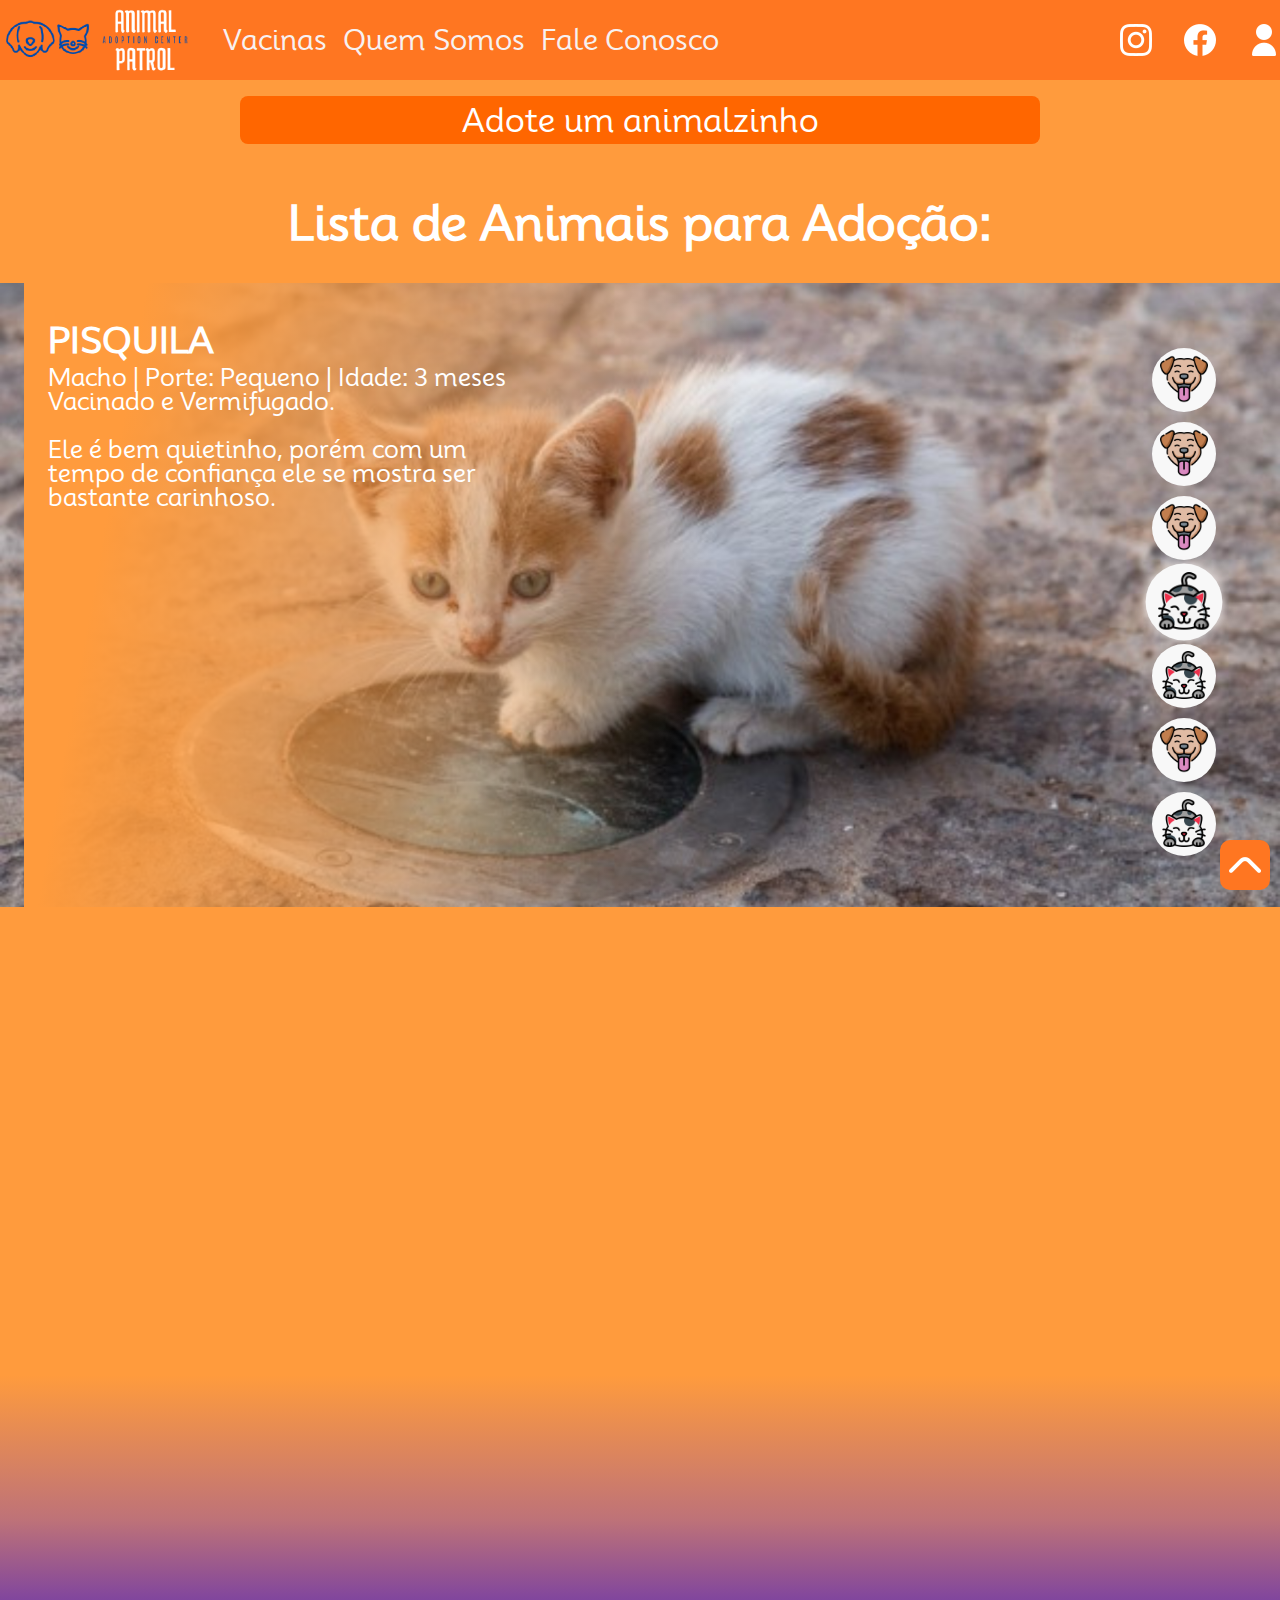
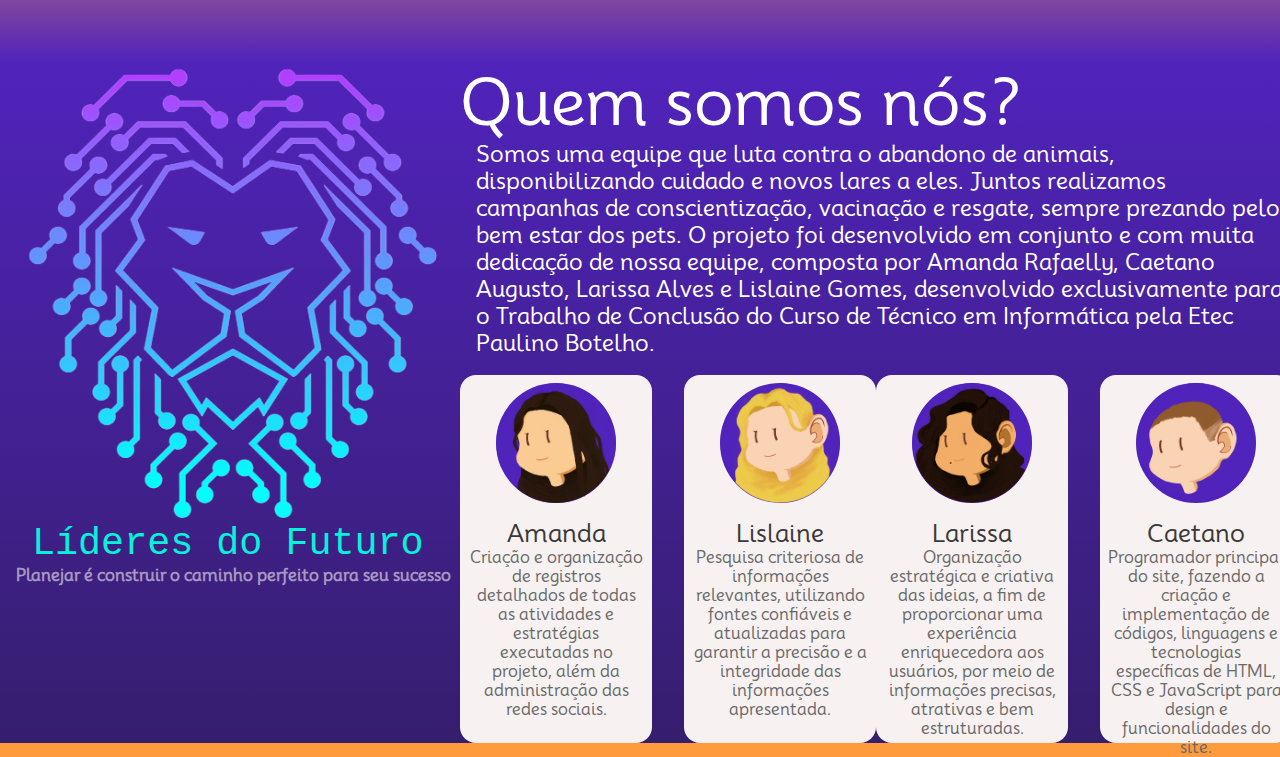
<file: index.html>
<!DOCTYPE html>
<html lang="pt-br">

<head>
    <meta charset="UTF-8">
    <meta name="viewport" content="width=device-width, initial-scale=1.0">
    <link rel="stylesheet" href="style.css">
    <link rel="stylesheet" href="responsivo.css">
    <link rel="shortcut icon" type="image/jpg" href="imagis/icone pag.png" />
    <script src="https://ajax.googleapis.com/ajax/libs/jquery/3.7.0/jquery.min.js"></script>
    <title>Animal Patrol</title>
</head>

<body>
    <header>
        <div class="logo">
            <img src="imagis/MicrosoftTeams-image (1).png" alt="logotipo animal patrol" class="fotoralha">
        </div>

        <div class="botones"> <!--OS BOTÕES-->
            <div class="butones">
                <div class="squerda">
                    <a class="hello" href="html/animal.html">
                        <p class="hello">Vacinas</p>
                    </a>
                    <a href="">
                        <p class="hello">Quem Somos</p>
                    </a>
                    <a href="#janela1" rel="modal">
                        <p class="hello">Fale Conosco</p>
                    </a>
                </div>

                <div class="direitinha">
                    <a href="https://www.instagram.com/animal_patrol2023/">
                        <p class="hola"><img src="imagis/instagram_branco.png" alt="instagram" class="redes"></p>
                    </a>
                    <a href="html/perfil.html">
                        <p class="hola"><img src="imagis/facebook_branco.png" alt="facebook" class="redes"></p>
                    </a>
                    <a href="#janela2" rel="login-cad">
                        <p class="hola"><img src="imagis/icon_perfil.png" alt="perfil do usuário" class="redes"></p>
                    </a>
                </div>

                <div class="window" id="janela1">
                    <form method="POST" class="formLogin">
                        <div class="acbecalho">
                            <h1>Nos envie uma mensagem</h1>
                            <div class="x"><a href="#" class="fechar">X</a></div>
                        </div>
                        <p class="informe">Nos informe sua experiência no nosso site para ajudar a melhorá-lo</p>
                        <label for="text">Nome</label>
                        <input type="text" placeholder="Digite seu nome" autofocus="true" required />
                        <label for="email">E-mail</label>
                        <input type="email" placeholder="Digite seu e-mail" autofocus="true" required />
                        <label for="text">Sua Mensagem</label>
                        <input type="text" placeholder="Digite sua mensagem" required />
                        <input type="submit" class="enviar" onclick="Enviar();" value="Enviar" />

                    </form>
                </div>

                <div id="maskra"></div>
                <div class="janjela" id="janela2">
                    <a href="html/login.html">
                        <p class="log in">Login</p>
                    </a>
                    <a href="html/cadastro.html">
                        <p class="log w">Cadastro</p>
                    </a>
                </div>
            </div>

            <!-- mascara para cobrir o site -->
            <div id="mascara"></div>
        </div>
    </header>
    <center>
        <button class="adot">
            <a href="html/adotar.html" class="adot-texto">Adote um animalzinho</a>
        </button>

        <h1 class="titlo">Lista de Animais para Adoção:</h1>
    </center>

    <div class="noooooovo_slide">
        <main class="animales">
            <div class="animalzito">
                <img class="imagemslide" alt="Pug" src="imagis/slides2/puginho.png">
                <div class="conteudo">
                    <h2 class="nome-animais">BISNAGUINHA</h2>
                    <p class="descricao">Macho | Porte: Pequeno Médio | Idade: 3 anos<br>
                        Vacinado, Vermifugado e Castrado<br><br>
                        Ele é bem dócil e beeem preguiçoso, adora um carinho e ficar
                        deitado em algum lugar que bata sol.</p></p>
                </div>
            </div>

            <div class="animalzito">
                <img class="imagemslide" alt="Adamastor" src="imagis/slides2/adamastor-pequeno.png">
                <div class="conteudo">
                    <h2 class="nome-animais">ADAMASTOR PEQUENO</h2>
                    <p class="descricao">Macho | Porte: Pequeno | Idade: 5 meses<br>
                        Vacinado e Vermifugado.<br><br>
                        Está evoluindo rápido, porém por ser bem novo ainda
                        não está acostumado com o proprio nome nem comandos no geral.</p>
                </div>
            </div>

            <div class="animalzito">
                <img class="imagemslide" alt="Sabugo" src="imagis/slides2/sabugo.png">
                <div class="conteudo">
                    <h2 class="nome-animais">SABUGO</h2>
                    <p class="descricao">Macho | Porte: Pequeno | Idade: 4/5 anos<br>
                        Vacinado, Vermifugado e Castrado.<br><br>
                        Ele é bem calmo e adora ficar em casa, é bom incentivar um pouco
                    ele pra sair para passear para evitar problemas de saúde.</p>
                </div>
            </div>

            <div class="animalzito selecionado">
                <img class="imagemslide" alt="Pisquila" src="imagis/slides2/pisquila.png">
                <div class="conteudo">
                    <h2 class="nome-animais">PISQUILA</h2>
                    <p class="descricao">Macho | Porte: Pequeno | Idade: 3 meses<br>
                    Vacinado e Vermifugado.<br><br>
                    Ele é bem quietinho, porém com um tempo de confiança ele se mostra
                    ser bastante carinhoso.</p>
                </div>
            </div>

            <div class="animalzito">
                <img class="imagemslide" alt="Xoxo" src="imagis/slides2/xoxo.png">
                <div class="conteudo">
                    <h2 class="nome-animais">XOXO</h2>
                    <p class="descricao">Fêmea | Porte: Medio | Idade: 5 anos<br>
                        Vacinado, Vermifugado e Castrado.<br><br>
                        É bem agitada e adora brincar, é bem acostumada com basicamente 
                        todo mundo.</p>
                </div>
            </div>

            <div class="animalzito">
                <img class="imagemslide" alt="Mel" src="imagis/slides2/mel.png">
                <div class="conteudo">
                    <h2 class="nome-animais">MEL</h2>
                    <p class="descricao">Fêmea | Porte: Medio | Idade: 5 anos<br>
                        Vacinado, Vermifugado e Castrado.<br><br>
                        É bem agitada e adora brincar, é bem acostumada com basicamente 
                        todo mundo.</p>
                </div>
            </div>

            <div class="animalzito">
                <img class="imagemslide" alt="Chucrute" src="imagis/slides2/chucrute.png">
                <div class="conteudo">
                    <h2 class="nome-animais">CHUCRUTE</h2>
                    <p class="descricao">EEEEESSA É A DESCRIÇÃO MT MAIS LEGAL Q ESSSA PORRA DE LOREM IPSUM
                        ODEIO ESSA PORRA EU PREFIRO FAZER O TREM EU MESMO PQ EU N LIGO KRL VAI TOMAR NO CU
                        MEU BGLH TA</p>
                </div>
            </div>
        </main>
    </div>

    <ul class="botoes">
        <li>
            <button class="botao" id="puginho">
                <img class="img-botao" src="imagis/icones-slides/cao.png" alt="puginho">
            </button>
        </li>

        <li>
            <button class="botao">
                <img class="img-botao" src="imagis/icones-slides/cao.png" alt="bigo">
            </button>
        </li>

        <li>
            <button class="botao">
                <img class="img-botao" src="imagis/icones-slides/cao.png" alt="piche">
            </button>
        </li>

        <li>
            <button class="botao selecionado">
                <img class="img-botao" src="imagis/icones-slides/feliz.png" alt="pisquila">
            </button>
        </li>

        <li>
            <button class="botao">
                <img class="img-botao" src="imagis/icones-slides/feliz.png" alt="xoxo">
            </button>
        </li>

        <li>
            <button class="botao">
                <img class="img-botao" src="imagis/icones-slides/cao.png" alt="lupi">
            </button>
        </li>

        <li>
            <button class="botao">
                <img class="img-botao" src="imagis/icones-slides/feliz.png" alt="chucrute">
            </button>
        </li>
    </ul>
    </div>

    
    <div class="degrade"></div>
    <div class="liao">
        <div class="lideres">
            <div class="image">
                <img src="imagis/liao_grandao.png" alt="logotipo Líderes do Futuro" width="460" height="455" />
            </div>
            <div class="subtitulo">
                Líderes do Futuro
            </div>
            <div class="subtitulo2">
                <b>Planejar é construir o caminho perfeito para seu sucesso</b>
            </div>
        </div>

        <div class="frases">
            <div class="sobre">Quem somos nós?</div>
            <div class="quem">Somos uma equipe que luta contra o abandono de animais,
                disponibilizando cuidado e novos lares a eles. Juntos realizamos campanhas
                de conscientização, vacinação e resgate, sempre prezando pelo bem estar dos pets.
                O projeto foi desenvolvido em conjunto e com muita dedicação de nossa equipe,
                composta por Amanda Rafaelly, Caetano Augusto, Larissa Alves e Lislaine Gomes,
                desenvolvido exclusivamente para o Trabalho de Conclusão do Curso de Técnico em
                Informática pela Etec Paulino Botelho.
            </div><br>

            <div class="participantes">
                <div class="cima">
                <div class="bro">
                    <center>
                        <div class="icon">
                            <img alt="Ícone Amanda" class="preset_icone" src="imagis/participantes/icone_amanda.png" />
                        </div>
                        <div class="nome">Amanda</div>
                        <div class="oq faz">Criação e organização de registros detalhados de todas as
                            atividades e estratégias executadas no projeto, além da administração das
                            redes sociais.
                        </div>
                </div>
                </center>
                <div class="bro">
                    <center>
                        <div class="icon">
                            <img alt="Ícone Lislaine" class="preset_icone"
                                src="imagis/participantes/icone_lislaine.png" />
                        </div>
                        <div class="nome">Lislaine</div>
                        <div class="oq faz">Pesquisa criteriosa de informações relevantes, utilizando
                            fontes confiáveis e atualizadas para garantir a precisão e a integridade
                            das informações apresentada.
                        </div>
                </div></div>
                </center>
                <div class="baixo">
                <div class="bro">
                    <center>
                        <div class="icon">
                            <img alt="Ícone Lislaine" class="preset_icone"
                                src="imagis/participantes/icone_larissa.png" />
                        </div>
                        <div class="nome">Larissa</div>
                        <div class="oq faz">Organização estratégica e criativa das ideias, a fim de
                            proporcionar uma experiência enriquecedora aos usuários, por meio de
                            informações precisas, atrativas e bem estruturadas.
                        </div>
                </div>
                </center>
                <div class="bro">
                    <center>
                        <div class="icon">
                            <img alt="Ícone Lislaine" class="preset_icone"
                                src="imagis/participantes/icone_caetano.png" />
                        </div>
                        <div class="nome">Caetano</div>
                        <div class="oq faz">Programador principal do site, fazendo a criação e implementação
                            de códigos, linguagens e tecnologias específicas de HTML, CSS e JavaScript
                            para design e funcionalidades do site.
                        </div>
                </div>
            </div></div>
            </center>
        </div>
    </div>


    <!--BOTAO PRA LEVAR A TELA PRO TOPO--><a href="#" class="btn"></a>
    <script src="script.js"></script>
</body>

</html>
</file>
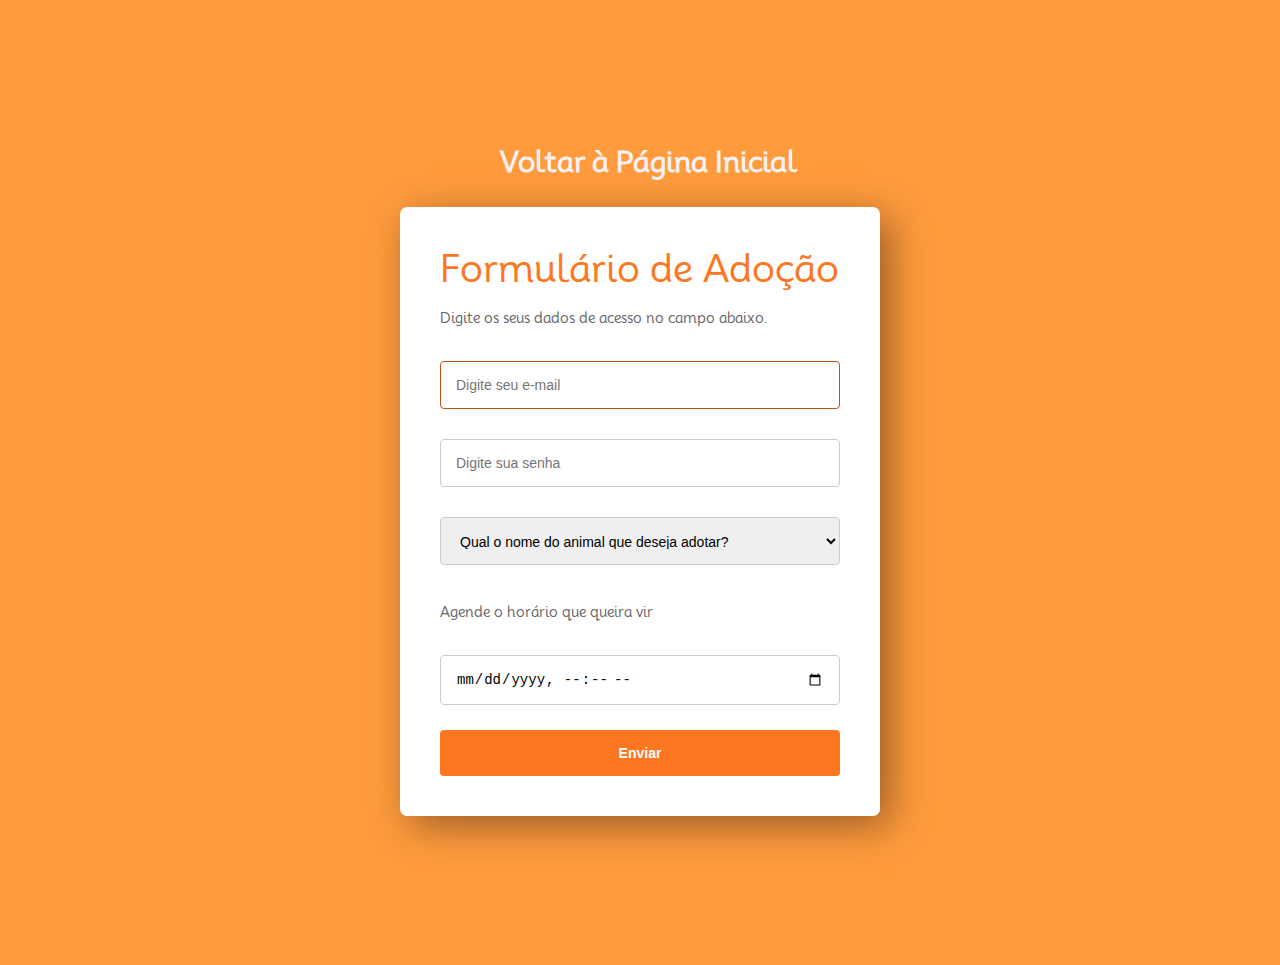
<file: html/adotar.html>
<!DOCTYPE html>
<html lang="en">

<head>
  <meta charset="UTF-8">
  <meta name="viewport" content="width=device-width, initial-scale=1.0">
  <link rel="stylesheet" href="../stylecadastro.css">
  <link rel="shortcut icon" type="image/jpg" href="../imagis/icone pag.png" />
  <title>Adoção</title>
</head>

<body bgcolor="#ff9b3d">
  <div class="login">
    <div class="page">
      <div class="voltar">
        <a href="../index.html">
          <p class="hello"><b>Voltar à Página Inicial</b></p>
        </a>
      </div>
      <form method="POST" class="formLogin" action="cadastro.php">
        <h1>Formulário de Adoção</h1>
        <p>Digite os seus dados de acesso no campo abaixo.</p>
        <input type="email" placeholder="Digite seu e-mail" autofocus="true" required />
        <input type="password" placeholder="Digite sua senha" required />
          <select class="nome-adoc" required>
            <option selected disabled value>Qual o nome do animal que deseja adotar?</option>
            <option value="">Adamastor Pequeno</option>
            <option value="">Pisquila</option>
            <option value="">Mel</option>
            <option value="">Bisnaguinha</option>
            <option value="">Sabugo</option>
            <option value="">Xoxo</option>
            <option value="">Chucrute</option>
          </select>
        <p>Agende o horário que queira vir</p>
        <input type="datetime-local" required />
        <input type="submit" value="Enviar" class="btn" />
      </form>
      <p></p>

    </div>
</body>

</html>
</file>
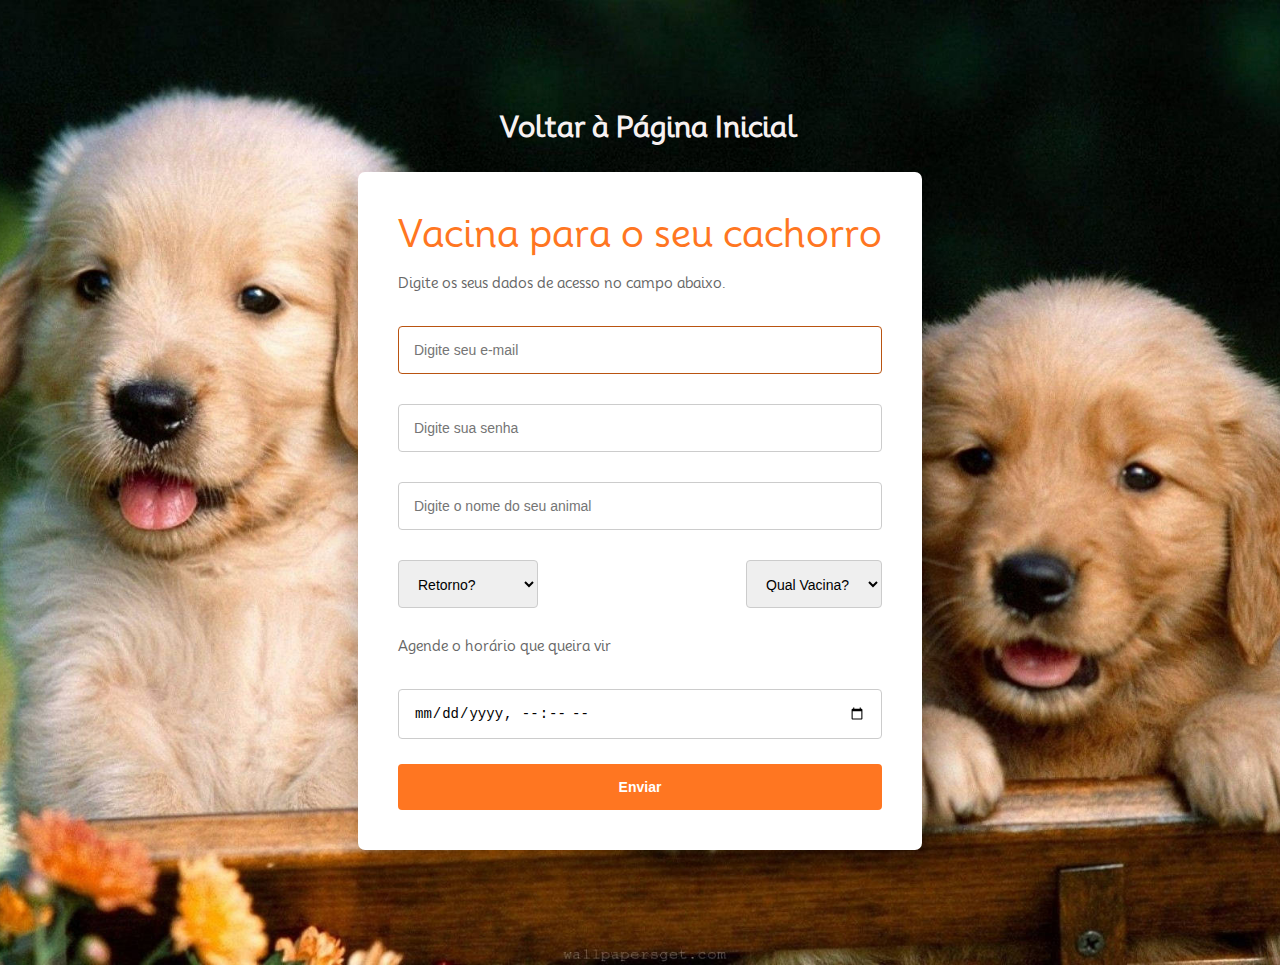
<file: html/agendamento-cachorro.html>
<!DOCTYPE html>
<html lang="en">

<head>
  <meta charset="UTF-8">
  <meta name="viewport" content="width=device-width, initial-scale=1.0">
  <link rel="stylesheet" href="../stylecadastro.css">
  <link rel="shortcut icon" type="image/jpg" href="../imagis/icone pag.png" />
  <title>Agendamento para cachorros</title>
</head>

<body background="../imagis/cachorro-agen.jpg">
  <div class="login">
    <div class="page">
      <div class="voltar">
        <a href="../index.html">
          <p class="hello"><b>Voltar à Página Inicial</b></p>
        </a>
      </div>
      <form method="POST" class="formLogin" action="cadastro.php">
        <h1>Vacina para o seu cachorro</h1>
        <p>Digite os seus dados de acesso no campo abaixo.</p>
        <input type="email" placeholder="Digite seu e-mail" autofocus="true" required />
        <input type="password" placeholder="Digite sua senha" required />
        <input type="text" placeholder="Digite o nome do seu animal" required />
        <div class="mid">
          <select name="vacina" id="" required>
            <option selected disabled value>Retorno?</option>
            <option value="">Retorno? Sim</option>
            <option value="">Retorno? Não</option>
          </select>
          <select name="vacina" id="" required>
            <option selected disabled value>Qual Vacina?</option>
            <option value="">V8 ou V10</option>
            <option value="">Antirrábica</option>
            <option value="">Gripe Canina</option>
          </select>
        </div>
        <p>Agende o horário que queira vir</p>
        <input type="datetime-local" required />
        <input type="submit" value="Enviar" class="btn" />
      </form>
      <p></p>

    </div>
</body>

</html>
</file>
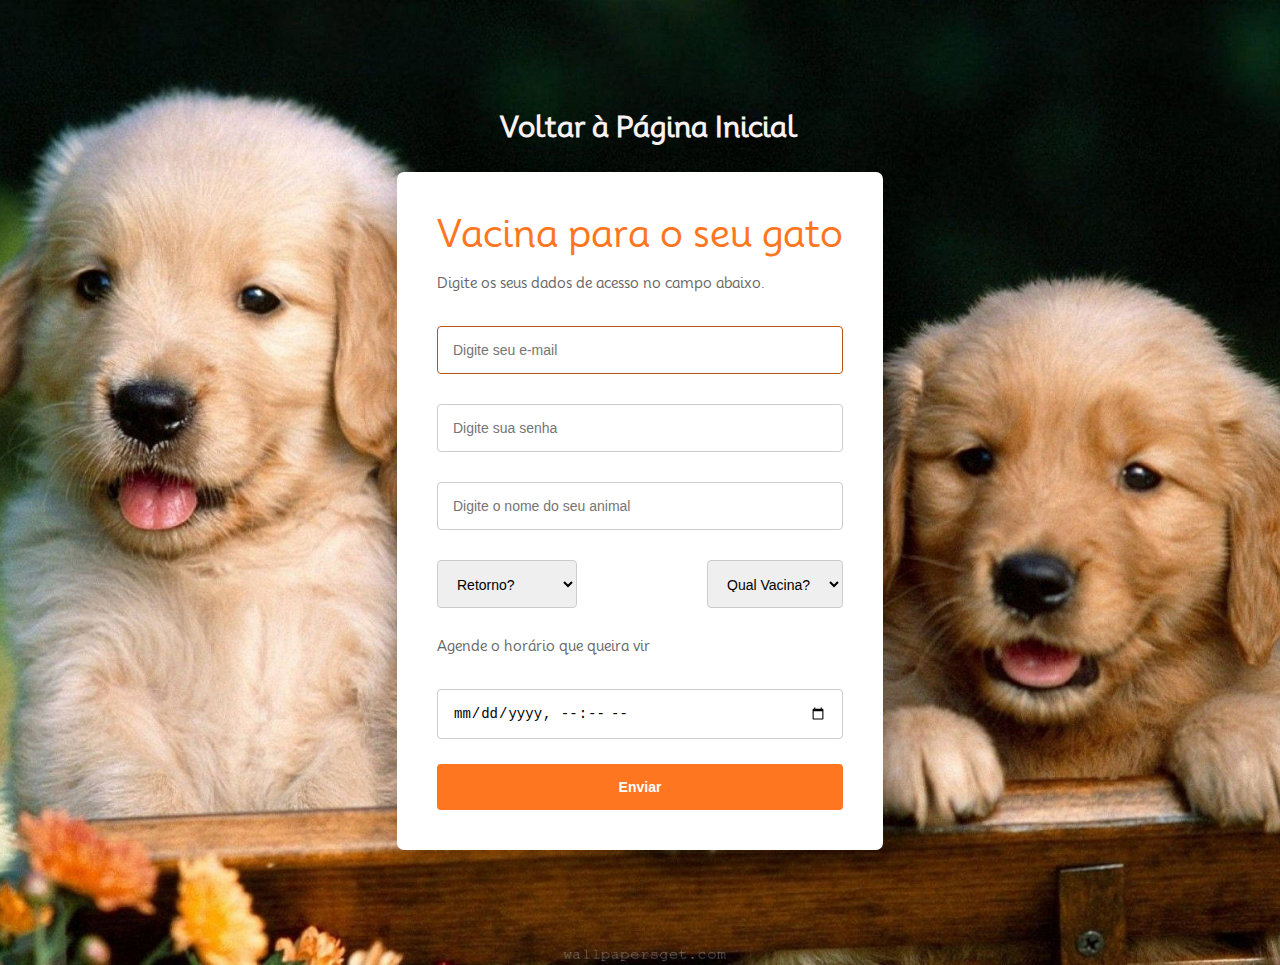
<file: html/agendamento-gato.html>
<!DOCTYPE html>
<html lang="en">

<head>
  <meta charset="UTF-8">
  <meta name="viewport" content="width=device-width, initial-scale=1.0">
  <link rel="stylesheet" href="../stylecadastro.css">
  <link rel="shortcut icon" type="image/jpg" href="../imagis/icone pag.png" />
  <title>Agendamento para gatos</title>
</head>

<body background="../imagis/cachorro-agen.jpg">
  <div class="login">
    <div class="page">
      <div class="voltar">
        <a href="../index.html">
          <p class="hello"><b>Voltar à Página Inicial</b></p>
        </a>
      </div>
      <form method="POST" class="formLogin" action="cadastro.php">
        <h1>Vacina para o seu gato</h1>
        <p>Digite os seus dados de acesso no campo abaixo.</p>
        <input type="email" placeholder="Digite seu e-mail" autofocus="true" required />
        <input type="password" placeholder="Digite sua senha" required />
        <input type="text" placeholder="Digite o nome do seu animal" required />
        <div class="mid">
          <select name="vacina" id="" required>
            <option selected disabled value>Retorno?</option>
            <option value="">Retorno? Sim</option>
            <option value="">Retorno? Não</option>
          </select>
          <select name="vacina" id="" required>
            <option selected disabled value>Qual Vacina?</option>
            <option value="">V3, V4 ou V5</option>
            <option value="">Antirrábica</option>
            <option value="">Felocell CVR</option>
          </select>
        </div>
        <p>Agende o horário que queira vir</p>
        <input type="datetime-local" required />
        <input type="submit" value="Enviar" class="btn" />
      </form>
      <p></p>

    </div>
</body>

</html>
</file>
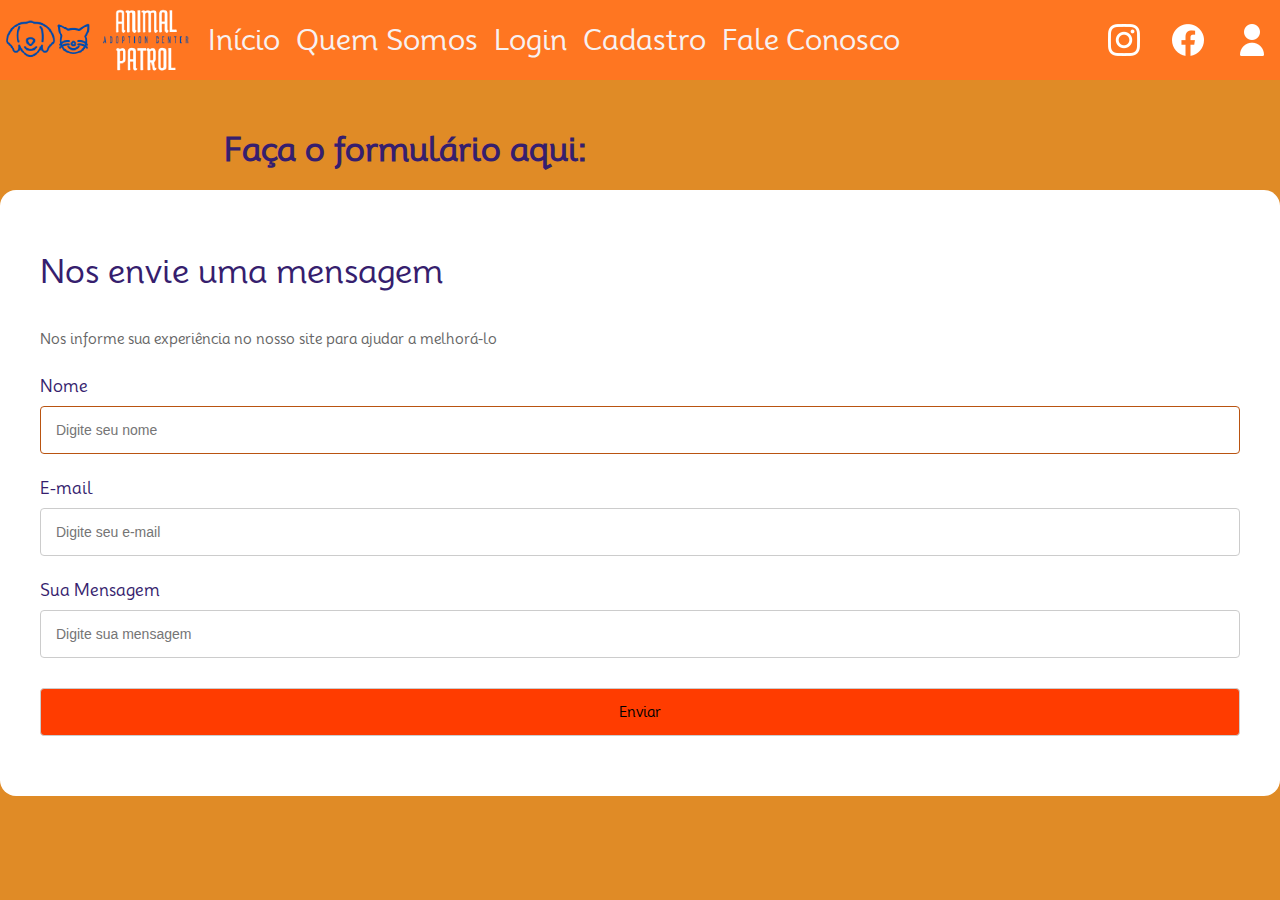
<file: html/agendamento.html>
<!DOCTYPE html>
<html lang="en">

<head>
    <meta charset="UTF-8">
    <meta name="viewport" content="width=device-width, initial-scale=1.0">
    <link rel="stylesheet" href="../agendastyle.css">
    <link rel="shortcut icon" type="image/jpg" href="../imagis/icone pag.png" />
    <script src="https://ajax.googleapis.com/ajax/libs/jquery/3.7.0/jquery.min.js"></script>
    <title>Agendamento</title>
</head>

<body bgcolor=#E08B26>
    <header>
        <div class="logo">
            <img src="../imagis/MicrosoftTeams-image (1).png" alt="logotipo animal patrol" class="fotoralha">
        </div>

        <!--A BARRA DE PESQUISA
        <div id="divPesquisa">
            <input type="text" id="txtPesquisa" placeholder="Buscar"/>
            <img src="procurar.png" height="20" width="20" id="btnPesquisa" alt="Pesquisa"/>
            </div> -->

        <div class="botones"> <!--OS BOTÕES-->
            <div class="butones">
                <a href="../index.html">
                    <p class="hello">Início</p>
                </a>
                <a href="">
                    <p class="hello">Quem Somos</p>
                </a>
                <a href="login.html">
                    <p class="hello">Login</p>
                </a>
                <a href="cadastro.html">
                    <p class="hello">Cadastro</p>
                </a>
                <a href="#janela1" rel="modal">
                    <p class="hello">Fale Conosco</p>
                </a>

                <div class="direitinha">
                    <a href="https://www.instagram.com/animal_patrol2023/">
                        <p class="hola"><img src="../imagis/instagram_branco.png" alt="instagram" class="fotoralha"></p>
                    </a>
                    <a href="">
                        <p class="hola"><img src="../imagis/facebook_branco.png" alt="facebook" class="fotoralha"></p>
                    </a>
                    <a href="">
                        <p class="hola"><img src="../imagis/icon_perfil.png" alt="perfil do usuário" class="fotoralha">
                        </p>
                    </a>
                </div>

                <div class="window" id="janela1">
                    <form method="POST" class="formLogin">
                        <h1>Nos envie uma mensagem</h1>
                        <p>Nos informe sua experiência no nosso site para ajudar a melhorá-lo</p>
                        <label for="text">Nome</label>
                        <input type="text" placeholder="Digite seu nome" autofocus="true" required />
                        <label for="email">E-mail</label>
                        <input type="email" placeholder="Digite seu e-mail" autofocus="true" required />
                        <label for="password">Sua Mensagem</label>
                        <input type="text" placeholder="Digite sua mensagem" required />
                        <input type="submit" class="enviar" onclick="Enviar();" value="Enviar" />
                    </form>
                </div>

            </div>

            <script>
                $(document).ready(function () {
                    $("a[rel=modal]").click(function (ev) {
                        ev.preventDefault();
                        var id = $(this).attr("href");
                        var alturaTela = $(document).height();
                        var larguraTela = $(window).width();

                        //colocando o fundo preto
                        $('#mascara').css({ 'width': larguraTela, 'height': alturaTela });
                        $('#mascara').fadeIn(1000);
                        $('#mascara').fadeTo("slow", 0.8);

                        var left = ($(window).width() / 2) - ($(id).width() / 2);
                        var top = ($(window).height() / 2) - ($(id).height() / 2);

                        $(id).css({ 'top': top, 'left': left });
                        $(id).show();
                    });

                    $("#mascara").click(function () {
                        $(this).hide();
                        $(".window").hide();
                    });

                    $('.fechar').click(function (ev) {
                        ev.preventDefault();
                        $("#mascara").hide();
                        $(".window").hide();
                    });
                });
            </script>

            <!-- mascara para cobrir o site -->
            <div id="mascara"></div>
        </div>
        </div>
    </header>

    <div class="titlo">
        <h1>Faça o formulário aqui:</h1>
    </div>
    <form method="POST" class="formLogin">
        <h1>Nos envie uma mensagem</h1>
        <p>Nos informe sua experiência no nosso site para ajudar a melhorá-lo</p>
        <label for="text">Nome</label>
        <input type="text" placeholder="Digite seu nome" autofocus="true" required />
        <label for="email">E-mail</label>
        <input type="email" placeholder="Digite seu e-mail" autofocus="true" required />
        <label for="password">Sua Mensagem</label>
        <input type="text" placeholder="Digite sua mensagem" required />
        <input type="submit" class="enviar" onclick="Enviar();" value="Enviar" />

    </form>
    </div>
    <p></p><br>
</body>

</html>
</file>
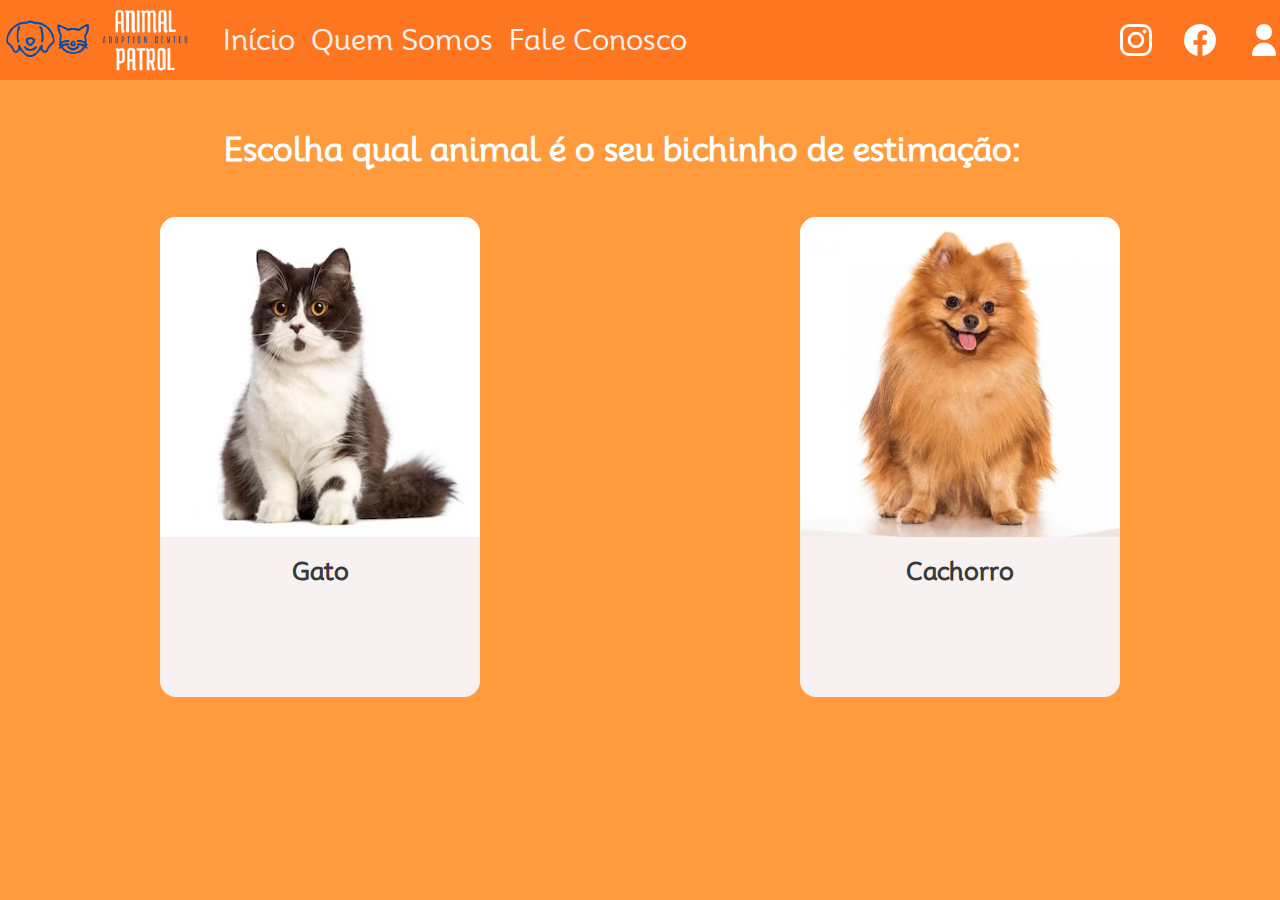
<file: html/animal.html>
<!DOCTYPE html>
<html lang="en">

<head>
    <meta charset="UTF-8">
    <meta name="viewport" content="width=device-width, initial-scale=1.0">
    <link rel="stylesheet" href="../animalstyle.css">
    <link rel="stylesheet" href="../animalresp.css">
    <link rel="shortcut icon" type="image/jpg" href="../imagis/icone pag.png" />
    <script src="https://ajax.googleapis.com/ajax/libs/jquery/3.7.0/jquery.min.js"></script>
    <script src="../script.js"></script>
    <title>Escolha seu animal</title>
</head>

<body>
    <header>
        <div class="logo">
            <img src="../imagis/MicrosoftTeams-image (1).png" alt="logotipo animal patrol" class="fotoralha">
        </div>

        <div class="botones"> <!--OS BOTÕES-->
            <div class="butones">
                <div class="squerda">
                    <a class="hello" href="../index.html">
                        <p class="hello">Início</p>
                    </a>
                    <a href="">
                        <p class="hello">Quem Somos</p>
                    </a>
                    <a href="#janela1" rel="modal">
                        <p class="hello">Fale Conosco</p>
                    </a>
                </div>

                <div class="direitinha">
                    <a href="https://www.instagram.com/animal_patrol2023/">
                        <p class="hola"><img src="../imagis/instagram_branco.png" alt="instagram" class="redes"></p>
                    </a>
                    <a href="html/perfil.html">
                        <p class="hola"><img src="../imagis/facebook_branco.png" alt="facebook" class="redes"></p>
                    </a>
                    <a href="#janela2" rel="login-cad">
                        <p class="hola"><img src="../imagis/icon_perfil.png" alt="perfil do usuário" class="redes"></p>
                    </a>
                </div>

                <div class="window" id="janela1">
                    <form method="POST" class="formLogin">
                        <div class="acbecalho">
                        <h1>Nos envie uma mensagem</h1>
                        <div class="x"><a href="#" class="fechar">X</a></div>
                        </div>
                        <p class="informe">Nos informe sua experiência no nosso site para ajudar a melhorá-lo</p>
                        <label for="text">Nome</label>
                        <input type="text" placeholder="Digite seu nome" autofocus="true" required />
                        <label for="email">E-mail</label>
                        <input type="email" placeholder="Digite seu e-mail" autofocus="true" required />
                        <label for="password">Sua Mensagem</label>
                        <input type="text" placeholder="Digite sua mensagem" required />
                        <input type="submit" class="enviar" onclick="Enviar();" value="Enviar" />

                    </form>
                </div>

                <div id="maskra"></div>
                <div class="janjela" id="janela2">
                    <a href="html/login.html">
                        <p class="log in">Login</p>
                    </a>
                    <a href="html/cadastro.html">
                        <p class="log w">Cadastro</p>
                    </a>
                </div>
            </div>

            <!-- mascara para cobrir o site -->
            <div id="mascara"></div>
        </div>
    </header>

    <div class="titlo">
        <h1>Escolha qual animal é o seu bichinho de estimação:</h1>
    </div>
    <div class="participantes">
        <a href="vacinas2.html">
            <div class="animal">
                <center>
                    <img class="icon" src="../imagis/gato.png" alt="vacinas para gatos" class="fotoralha">
                    <div class="nome"><b>Gato</b></div>

            </div>
        </a></center>

        <a href="vacinas1.html">
            <div class="animal">
                <center>
                    <img class="icon" src="../imagis/lulu.png" alt="vacinas para gatos" class="fotoralha">
                    <div class="nome"><b>Cachorro</b></div>

            </div>
        </a></center>
    </div>
    <p></p><br>
</body>

</html>
</file>
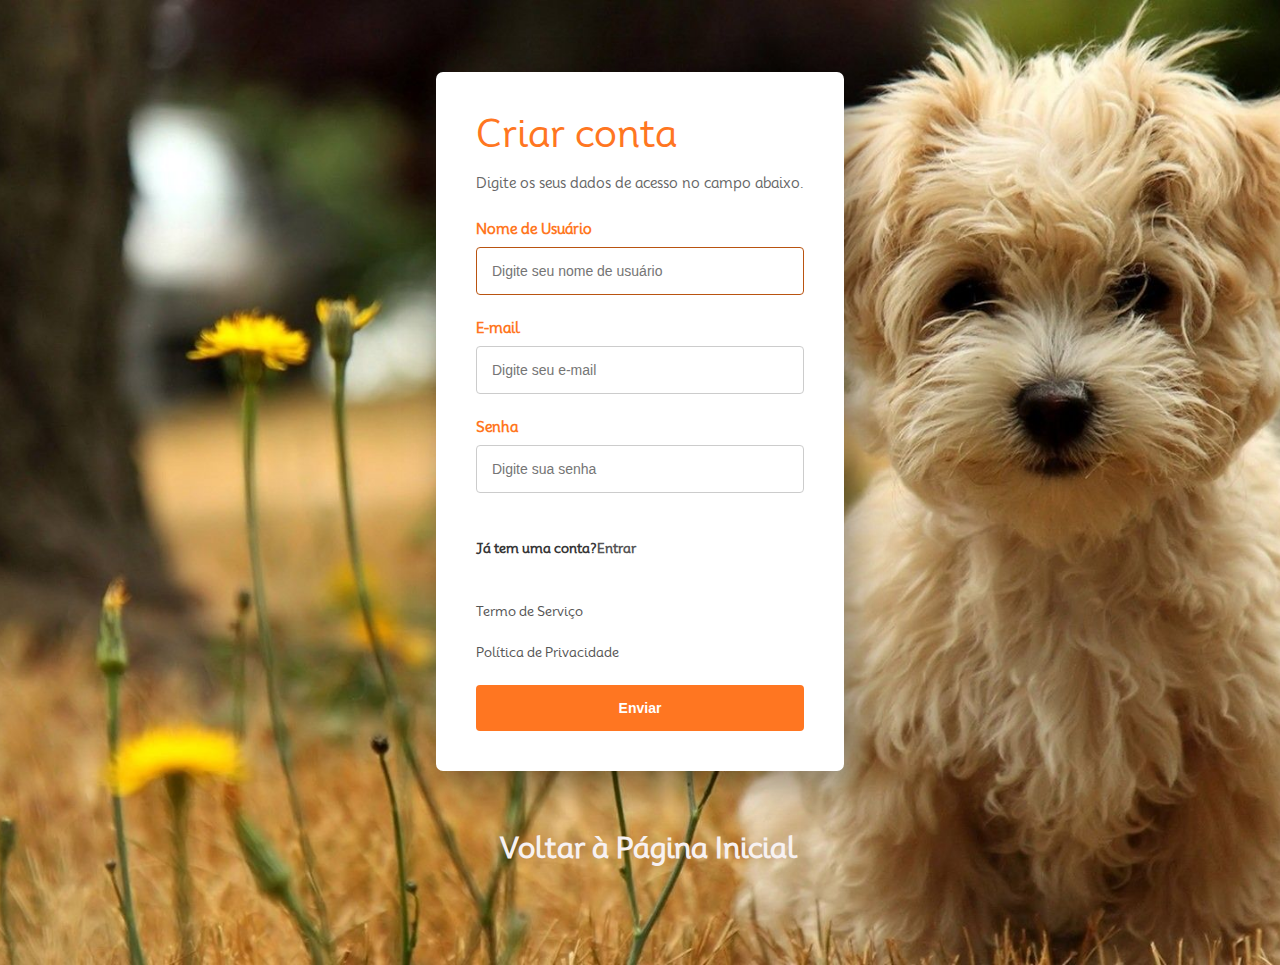
<file: html/cadastro.html>
<!DOCTYPE html>
<html lang="en">

<head>
  <meta charset="UTF-8">
  <meta name="viewport" content="width=device-width, initial-scale=1.0">
  <link rel="stylesheet" href="../stylecadastro.css">
  <link rel="shortcut icon" type="image/jpg" href="../imagis/icone pag.png" />
  <title>Criar Conta</title>
</head>

<body background="../imagis/yokishine.jpg">
  <div class="login">
    <div class="page">
      <form method="POST" class="formLogin" action="cadastro.php">
        <h1>Criar conta</h1>
        <p>Digite os seus dados de acesso no campo abaixo.</p>
        <label for="text">Nome de Usuário</label>
        <input type="text" placeholder="Digite seu nome de usuário" autofocus="true" required />
        <label for="email">E-mail</label>
        <input type="email" placeholder="Digite seu e-mail" autofocus="true" required />
        <label for="password">Senha</label>
        <input type="password" placeholder="Digite sua senha" required />
        <h5>Já tem uma conta?<a href="login.html">Entrar</a></h5>
        <a href="">Termo de Serviço</a>
        <a href="">Política de Privacidade</a>
        <input type="submit" value="Enviar" class="btn" />
      </form>
      <p></p>
      <div class="voltar">
        <a href="../index.html">
          <p class="hello"><b>Voltar à Página Inicial</b></p>
        </a>
      </div>
    </div>
</body>

</html>
</file>
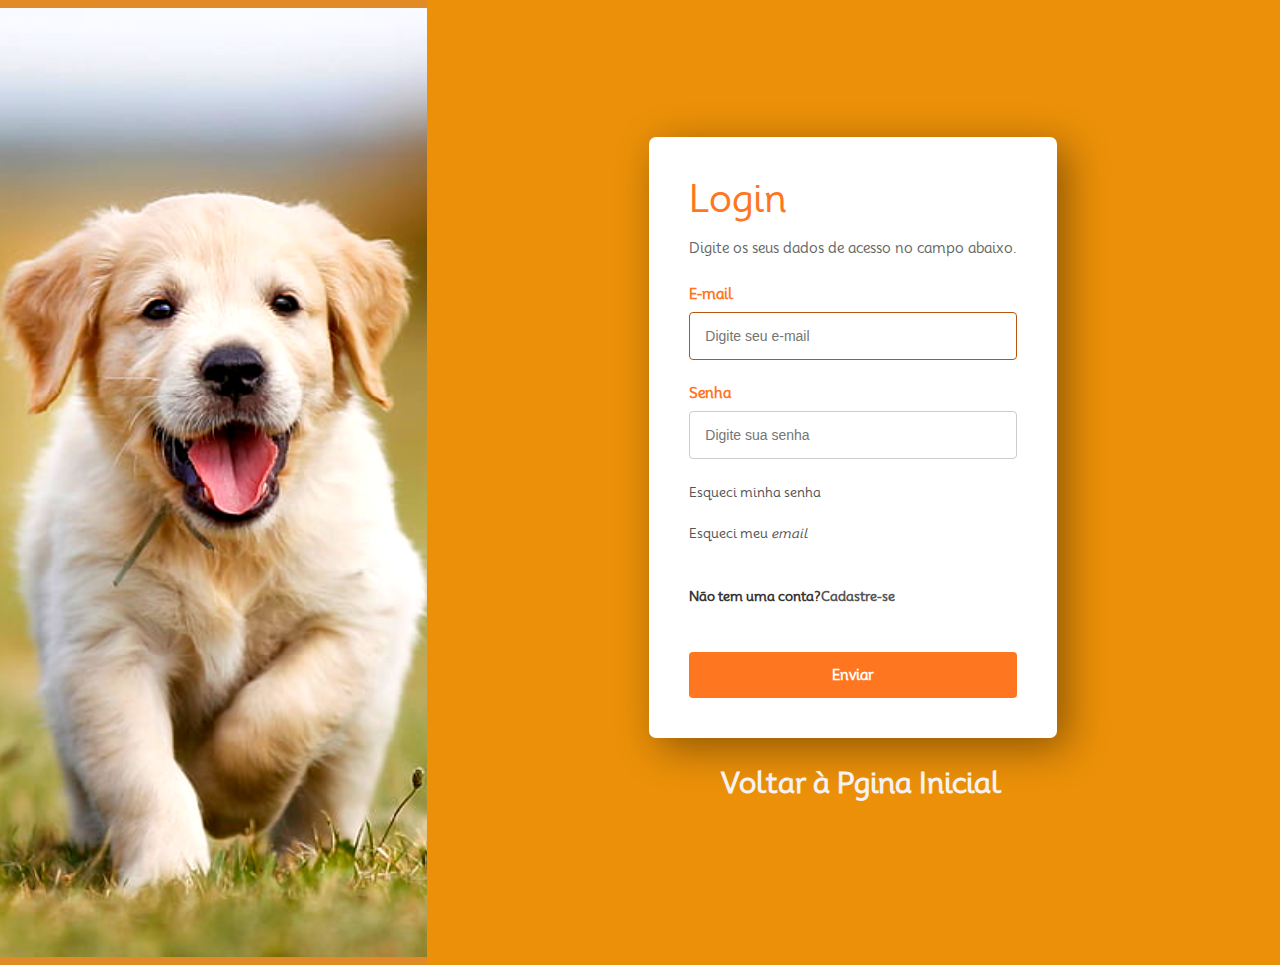
<file: html/login.html>
<!DOCTYPE html>
<html lang="pt-br">

<head>
  <meta charset="UTF-8">
  <meta name="viewport" content="width=device-width, initial-scale=1.0">
  <link rel="stylesheet" href="../stylelogin.css">
  <link rel="shortcut icon" type="image/jpg" href="../imagis/icone pag.png" />
  <title>Formulário</title>
</head>

<body bgcolor=#E08B26>
  <div class="login">
    <div class="imagem"></div>
    <div class="page">
      <form method="POST" class="formLogin">
        <h1>Login</h1>
        <p>Digite os seus dados de acesso no campo abaixo.</p>
        <label for="email">E-mail</label>
        <input type="email" placeholder="Digite seu e-mail" autofocus="true" required />
        <label for="password">Senha</label>
        <input type="password" placeholder="Digite sua senha" required />
        <a href="">Esqueci minha senha</a>
        <a href="">Esqueci meu <i>email</i></a>
        <h5>Não tem uma conta?<a href="cadastro.html">Cadastre-se</a></h5>
        <input type="submit" value="Enviar" class="btn" />
      </form>
      <a href="../index.html">
        <p class="hello"><b>Voltar à Pgina Inicial</b></p>
      </a>

    </div>
</body>

</html>
</file>
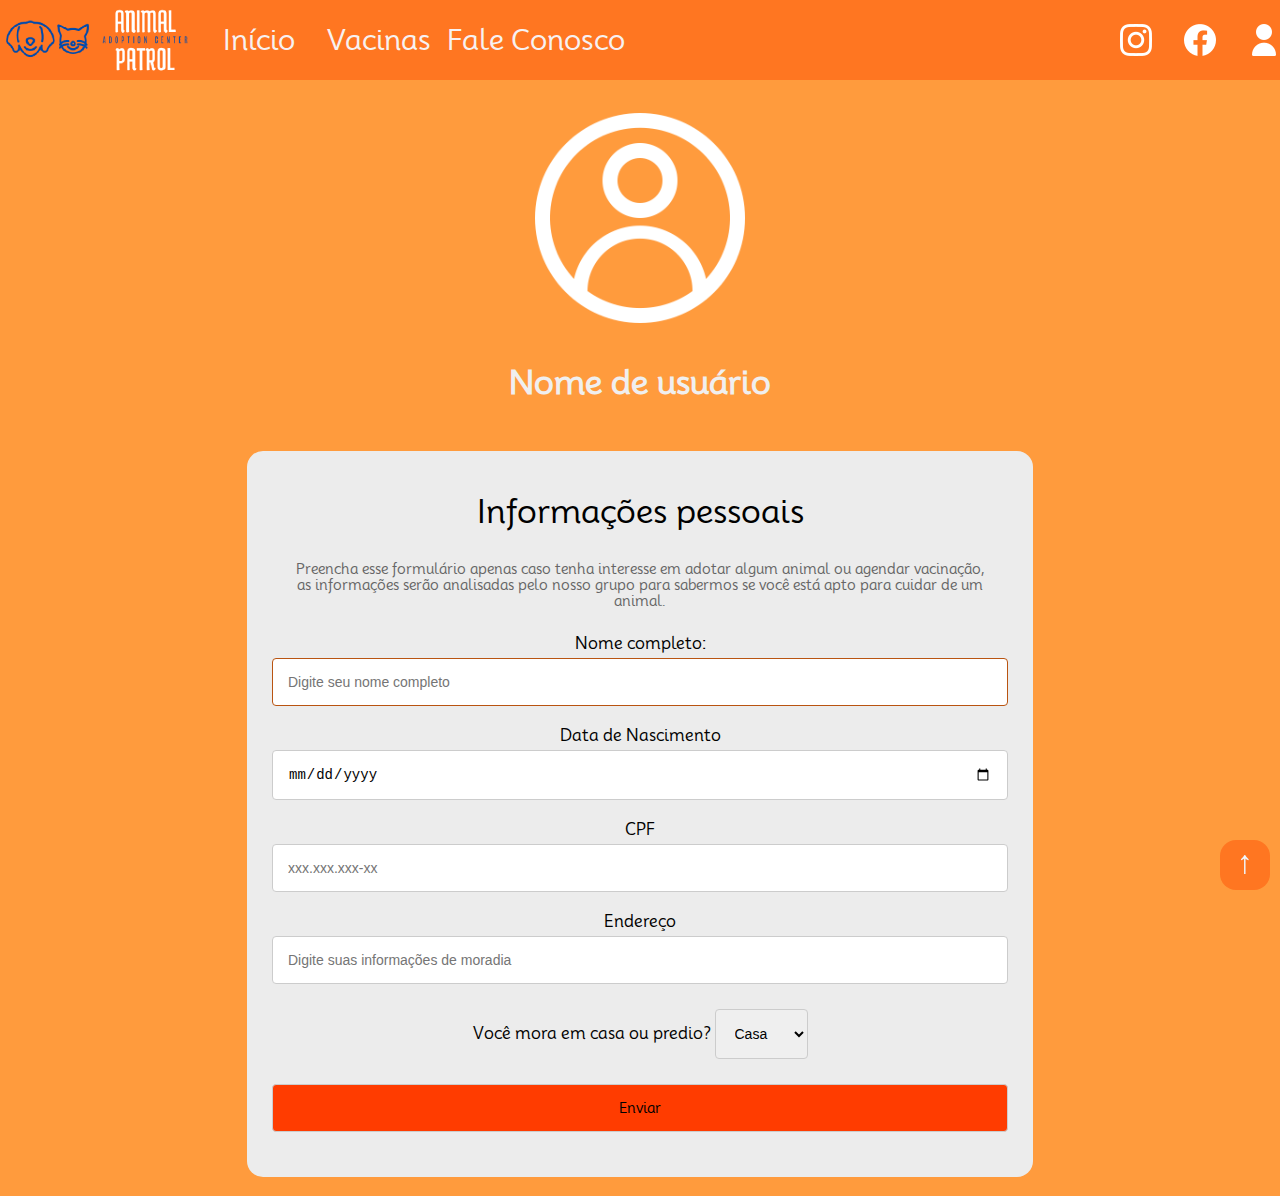
<file: html/perfil.html>
<!DOCTYPE html>
<html lang="pt-br">
<head>
    <meta charset="UTF-8">
    <meta name="viewport" content="width=device-width, initial-scale=1.0">
    <link rel="stylesheet" href="../styleperfil.css"> 
    <link rel="stylesheet" href="../perfilresp.css"> 
    <link rel="shortcut icon" type="image/jpg" href="../imagis/icone pag.png"/>
    <script src="https://ajax.googleapis.com/ajax/libs/jquery/3.7.0/jquery.min.js"></script>
    <script src="../script.js"></script>
    <title>Perfil</title>
</head>
<body>
    <header>
        <div class="logo">
            <img src="../imagis/MicrosoftTeams-image (1).png" alt="logotipo animal patrol" class="fotoralha">
        </div>

        <div class="botones"> <!--OS BOTÕES-->
           <div class="butones">
            <div class="squerda">
            <a class="hello" href="../index.html">
                <p class="hello">Início</p>
             </a>
             <a class="hello" href="animal.html">
                <p class="hello">Vacinas</p>
             </a>
             <a href="#janela1" rel="modal">
                    <p class="hello">Fale Conosco</p>
             </a>
             </div>
             <div class="direitinha">
                <a href="https://www.instagram.com/animal_patrol2023/">
                    <p class="hola"><img src="../imagis/instagram_branco.png" alt="instagram" class="redes"></p>
                </a>
                <a href="html/perfil.html">
                    <p class="hola"><img src="../imagis/facebook_branco.png" alt="facebook" class="redes"></p>
                </a>
                <a href="#janela2" rel="login-cad">
                    <p class="hola"><img src="../imagis/icon_perfil.png" alt="perfil do usuário" class="redes"></p>
                </a>
            </div>

        <div class="window" id="janela1">  
            <form method="POST" class="formLogin">
                <h1>Nos envie uma mensagem</h1>
                  <p>Nos informe sua experiência no nosso site para ajudar a melhorá-lo</p>
                  <label for="text">Nome</label>
                  <input type="text" placeholder="Digite seu nome" autofocus="true" required/>
                  <label for="email">E-mail</label>
                  <input type="email" placeholder="Digite seu e-mail" autofocus="true" required/>   
                  <label for="password">Sua Mensagem</label>
                  <input type="text" placeholder="Digite sua mensagem" required/>
                  <input type="submit" class="enviar" onclick="Enviar();" value="Enviar" />
                  
              </form>           
        </div>
    </div>

    <div id="maskra"></div>
                <div class="janjela" id="janela2">
                    <a href="html/login.html">
                        <p class="log in">Login</p>
                    </a>
                    <a href="html/cadastro.html">
                        <p class="log w">Cadastro</p>
                    </a>
                </div>
            </div>
    
    <!-- mascara para cobrir o site --> 
    <div id="mascara"></div>
           </div>
        </div>
    </header>
    <div class="bode">
        <center>
        <div class="direita">
            <aside>
                <center>
                    <img class="icon" src="../imagis/perfil-de-usuario.png">
                    <h1 class="nome-usu">Nome de usuário</h1>
                </center>
            </aside>
            <br>
            
        </div>
        <section>
            <article>
                <form method="POST" class="formLogin">
                    <h1>Informações pessoais</h1>
                    <p>Preencha esse formulário apenas caso tenha interesse em adotar algum animal ou agendar vacinação, <br>
                    as informações serão analisadas pelo nosso grupo para sabermos se você está apto para cuidar de um animal.
                    </p>
                      <label for="text">Nome completo:</label>
                        <input type="text" placeholder="Digite seu nome completo" autofocus="true" required/>
                      <label for="date">Data de Nascimento</label>
                        <input type="date" placeholder="Digite seu e-mail" autofocus="true" required/>   
                      <label for="number">CPF</label>
                        <input type="number" placeholder="xxx.xxx.xxx-xx" required/>
                      <label for="text">Endereço</label>
                        <input type="text" placeholder="Digite suas informações de moradia" required/>
                        <div class="NAOSEI">
                      <label for="radio">Você mora em casa ou predio?</label>
                      <select name="vacina" id="" required>
                        <option selected disabled value>Casa</option>
                        <option value="">Prédio</option>
                      </select>
                        </div>
                      <input type="submit" class="enviar" onclick="Enviar();" value="Enviar"/>
                        
                  </form>
            </article>
        </section>
        <br></center>
    </div>
      

    
    
    <!--BOTAO PRA LEVAR A TELA PRO TOPO--><a href="#" class="btn"></a>

</body>
</html>
</file>
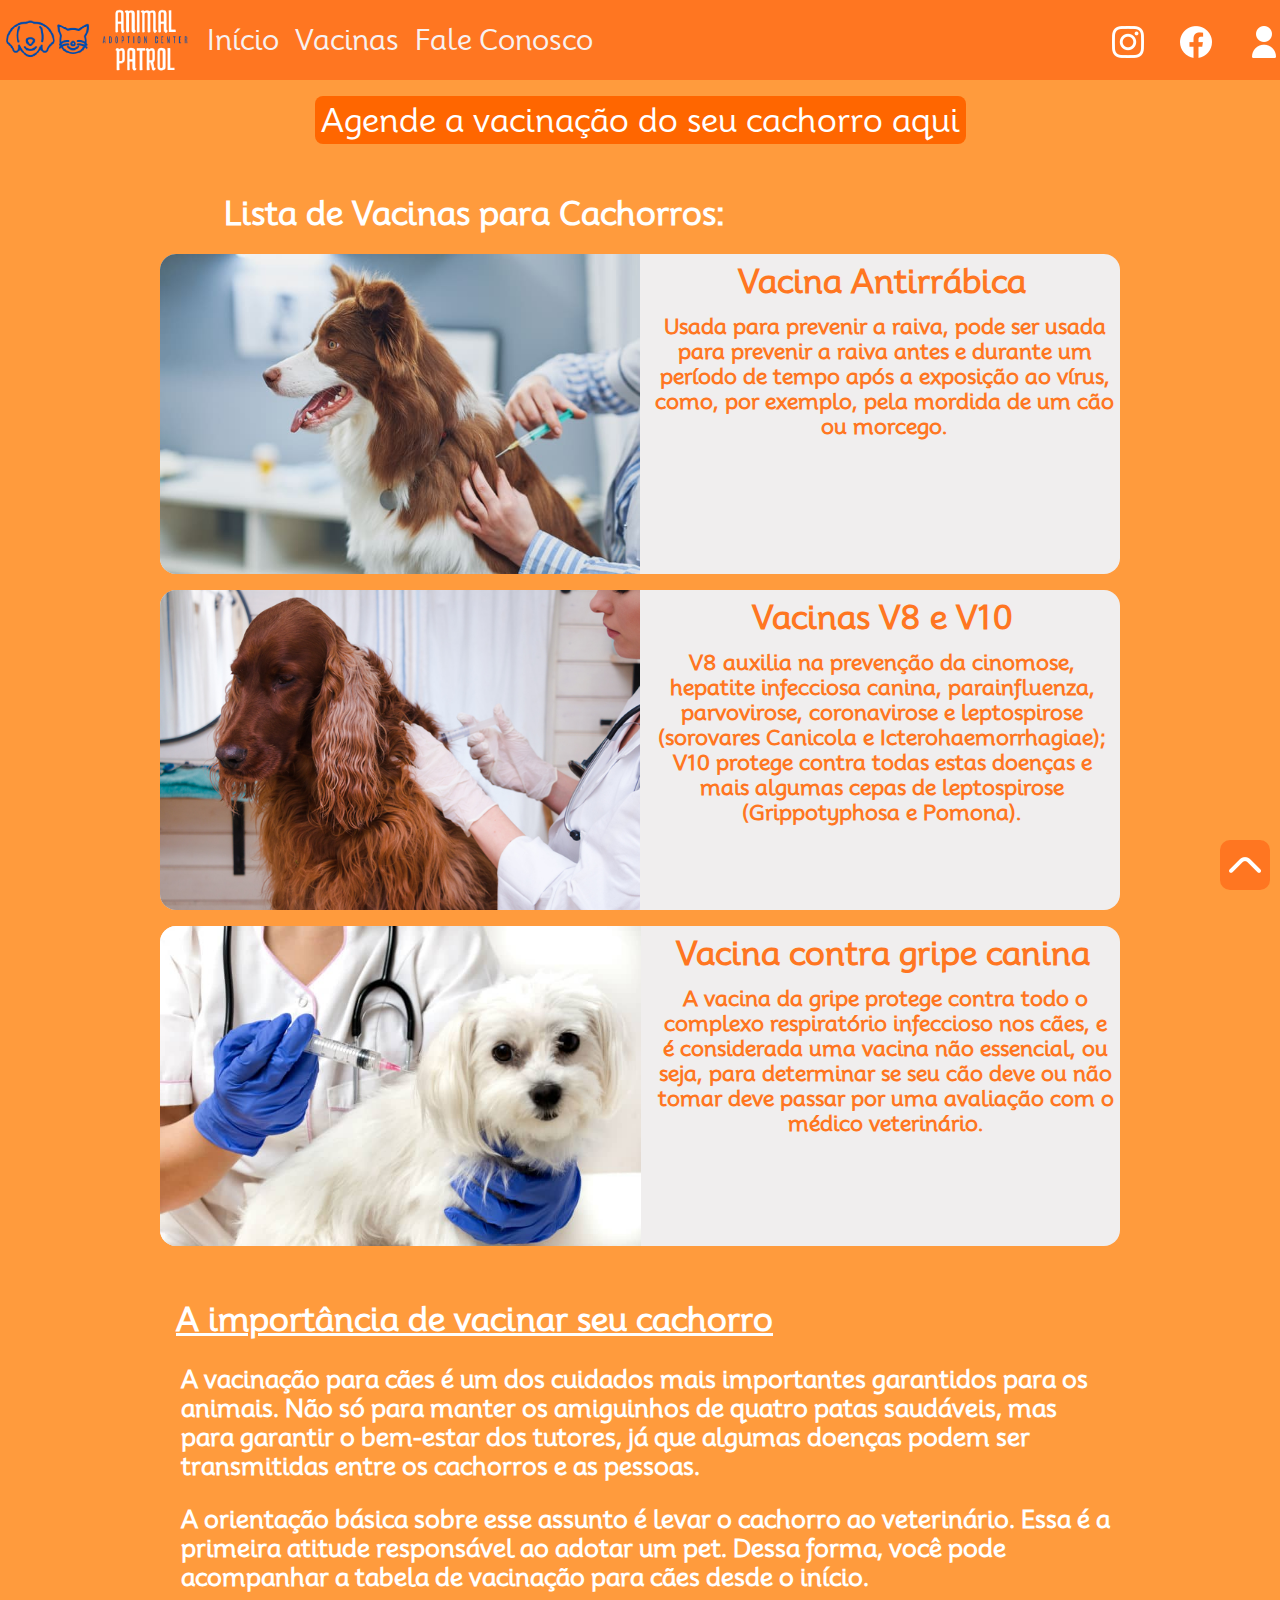
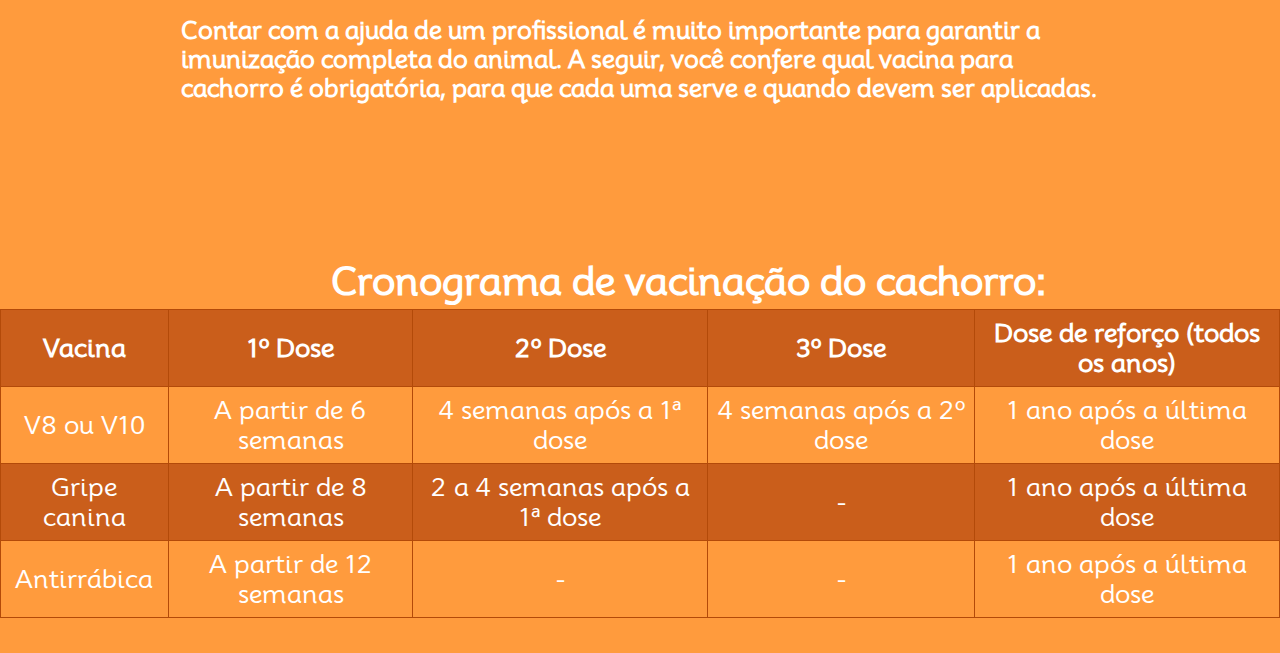
<file: html/vacinas1.html>
<!DOCTYPE html>
<html lang="en">

<head>
    <meta charset="UTF-8">
    <meta name="viewport" content="width=device-width, initial-scale=1.0">
    <link rel="stylesheet" href="../stylevacinas.css">
    <link rel="stylesheet" href="../vacresp.css">
    <link rel="shortcut icon" type="image/jpg" href="../imagis/icone pag.png" />
    <script src="https://ajax.googleapis.com/ajax/libs/jquery/3.7.0/jquery.min.js"></script>
    <script src="../script.js"></script>
    <title>Vacinas</title>
</head>

<body bcolor=#E08B26g>
<header>
    <div class="logo">
        <img src="../imagis/MicrosoftTeams-image (1).png" alt="" class="fotoralha">
    </div>

    <div class="botones"> <!--OS BOTÕES-->
        <div class="butones">
            <div class="esquerdinha">
                <a href="../index.html">
                    <p class="hello">Início</p>
                </a>
                <a href="animal.html">
                    <p class="hello">Vacinas</p>
                </a>
                <a href="#janela1" rel="modal">
                    <p class="hello">Fale Conosco</p>
                </a>
            </div>
            <div class="direitinha">
                <a href="https://www.instagram.com/animal_patrol2023/">
                    <p class="hola"><img src="../imagis/instagram_branco.png" alt="instagram" class="redes"></p>
                </a>
                <a href="html/perfil.html">
                    <p class="hola"><img src="../imagis/facebook_branco.png" alt="facebook" class="redes"></p>
                </a>
                <a href="#janela2" rel="login-cad">
                    <p class="hola"><img src="../imagis/icon_perfil.png" alt="perfil do usuário" class="redes"></p>
                </a>
            </div>

            <div class="window" id="janela1">
                <form method="POST" class="formLogin">
                    <div class="acbecalho">
                    <h1>Nos envie uma mensagem</h1>
                    </div>
                    <p>Nos informe sua experiência no nosso site para ajudar a melhorá-lo</p>
                    <label for="text">Nome</label>
                    <input type="text" placeholder="Digite seu nome" autofocus="true" required />
                    <label for="email">E-mail</label>
                    <input type="email" placeholder="Digite seu e-mail" autofocus="true" required />
                    <label for="password">Sua Mensagem</label>
                    <input type="text" placeholder="Digite sua mensagem" required />
                    <input type="submit" class="enviar" onclick="Enviar();" value="Enviar" />

                </form>
            </div>

            <div id="maskra"></div>
            <div class="janjela" id="janela2">
                <a href="html/login.html">
                    <p class="log in">Login</p>
                </a>
                <a href="html/cadastro.html">
                    <p class="log w">Cadastro</p>
                </a>
            </div>
        </div>

        <!-- mascara para cobrir o site -->
        <div id="mascara"></div>
    </div>
</header>

<center>
    <button class="vac">
        <a href="agendamento-cachorro.html" class="vac-texto">Agende a vacinação do seu cachorro aqui</a>
    </button>
</center>

<div class="titlo">
    <h1>Lista de Vacinas para Cachorros:</h1>
</div>

<center>
    <div class="vacina1">
        <div class="image">
            <img class="bordaimg" src="../imagis/vacina_antirrabica.jpg" />
        </div>
        <div class="textin">
            <h1 class="nome-vac">Vacina Antirrábica</h1>
            <h2 class="textin">Usada para prevenir a raiva, pode ser usada para prevenir a 
                raiva antes e durante um período de tempo após a exposição ao 
                vírus, como, por exemplo, pela mordida de um cão ou morcego.</h2>
        </div>
    </div>
</center>
<p></p>
<center>
    <div class="vacina1">
        <div class="image">
            <img class="bordaimg" src="../imagis/vacinas_dos.jpg" />
        </div>
        <div class="textin">
            <h1 class="nome-vac">Vacinas V8 e V10</h1>
            <h2 class="textin2">V8 auxilia na prevenção da cinomose, hepatite infecciosa 
                canina, parainfluenza, parvovirose, coronavirose e 
                leptospirose (sorovares Canicola e Icterohaemorrhagiae); 
                <br>V10 protege contra todas estas doenças e mais algumas 
                cepas de leptospirose (Grippotyphosa e Pomona).</h2>
        </div>
    </div>
</center>
<p></p>
<center>
    <div class="vacina1">
        <div class="image">
            <img class="bordaimg" src="../imagis/vacinas-para-cachorro-3.jpg" />
        </div>
        <div class="textin">
            <h1 class="nome-vac">Vacina contra gripe canina</h1>
            <h2 class="textinho">A vacina da gripe protege contra todo o complexo 
                respiratório infeccioso nos cães, e é considerada 
                uma vacina não essencial, ou seja, para determinar 
                se seu cão deve ou não tomar deve passar por uma 
                avaliação com o médico veterinário.</h2>
        </div>
    </div>
</center>
<p></p>
<center>
    <div class="vacina2">

        <div class="pagrafo">
            <h1><u>A importância de vacinar seu cachorro</u></h1>
            <h2>A vacinação para cães é um dos cuidados mais importantes garantidos para os animais.
                Não só para manter os amiguinhos de quatro patas saudáveis, mas para garantir o bem-estar
                dos tutores, já que algumas doenças podem ser transmitidas entre os cachorros e as pessoas.<p></p>
                A orientação básica sobre esse assunto é levar o cachorro ao veterinário. Essa é a primeira
                atitude responsável ao adotar um pet. Dessa forma, você pode acompanhar a tabela de vacinação
                para cães desde o início.<p></p>
                Contar com a ajuda de um profissional é muito importante para garantir a imunização completa
                do animal. A seguir, você confere qual vacina para cachorro é obrigatória, para que cada uma
                serve e quando devem ser aplicadas.
            </h2>
        </div>
    </div>
    </div>
</center>

<center>
<caption>
    <div class="tito">
        <h2> Cronograma de vacinação do cachorro:</h2>
    </div>
</caption>
<table border="1">
    <thead>
        <tr>
            <th>Vacina</th>
            <th>1º Dose</th>
            <th>2º Dose</th>
            <th>3º Dose</th>
            <th>Dose de reforço (todos os anos)</th>
        </tr>
    </thead>
    <tbody>
        <tr>
            <td>V8 ou V10</td>
            <td>A partir de 6 semanas</td>
            <td>4 semanas após a 1ª dose</td>
            <td>4 semanas após a 2º dose</td>
            <td>1 ano após a última dose</td>
        </tr>
        <tr>
            <td>Gripe canina</td>
            <td>A partir de 8 semanas</td>
            <td>2 a 4 semanas após a 1ª dose</td>
            <td>-</td>
            <td>1 ano após a última dose</td>
        </tr>
        <tr>
            <td>Antirrábica</td>
            <td>A partir de 12 semanas</td>
            <td>-</td>
            <td>-</td>
            <td>1 ano após a última dose</td>
        </tr>
    </tbody>
</table>
</center>
<p></p><br>

<!--BOTÃO QUE LEVA PRO TOPO--><a href="#" class="btn"></a>

</body>

</html>
</file>
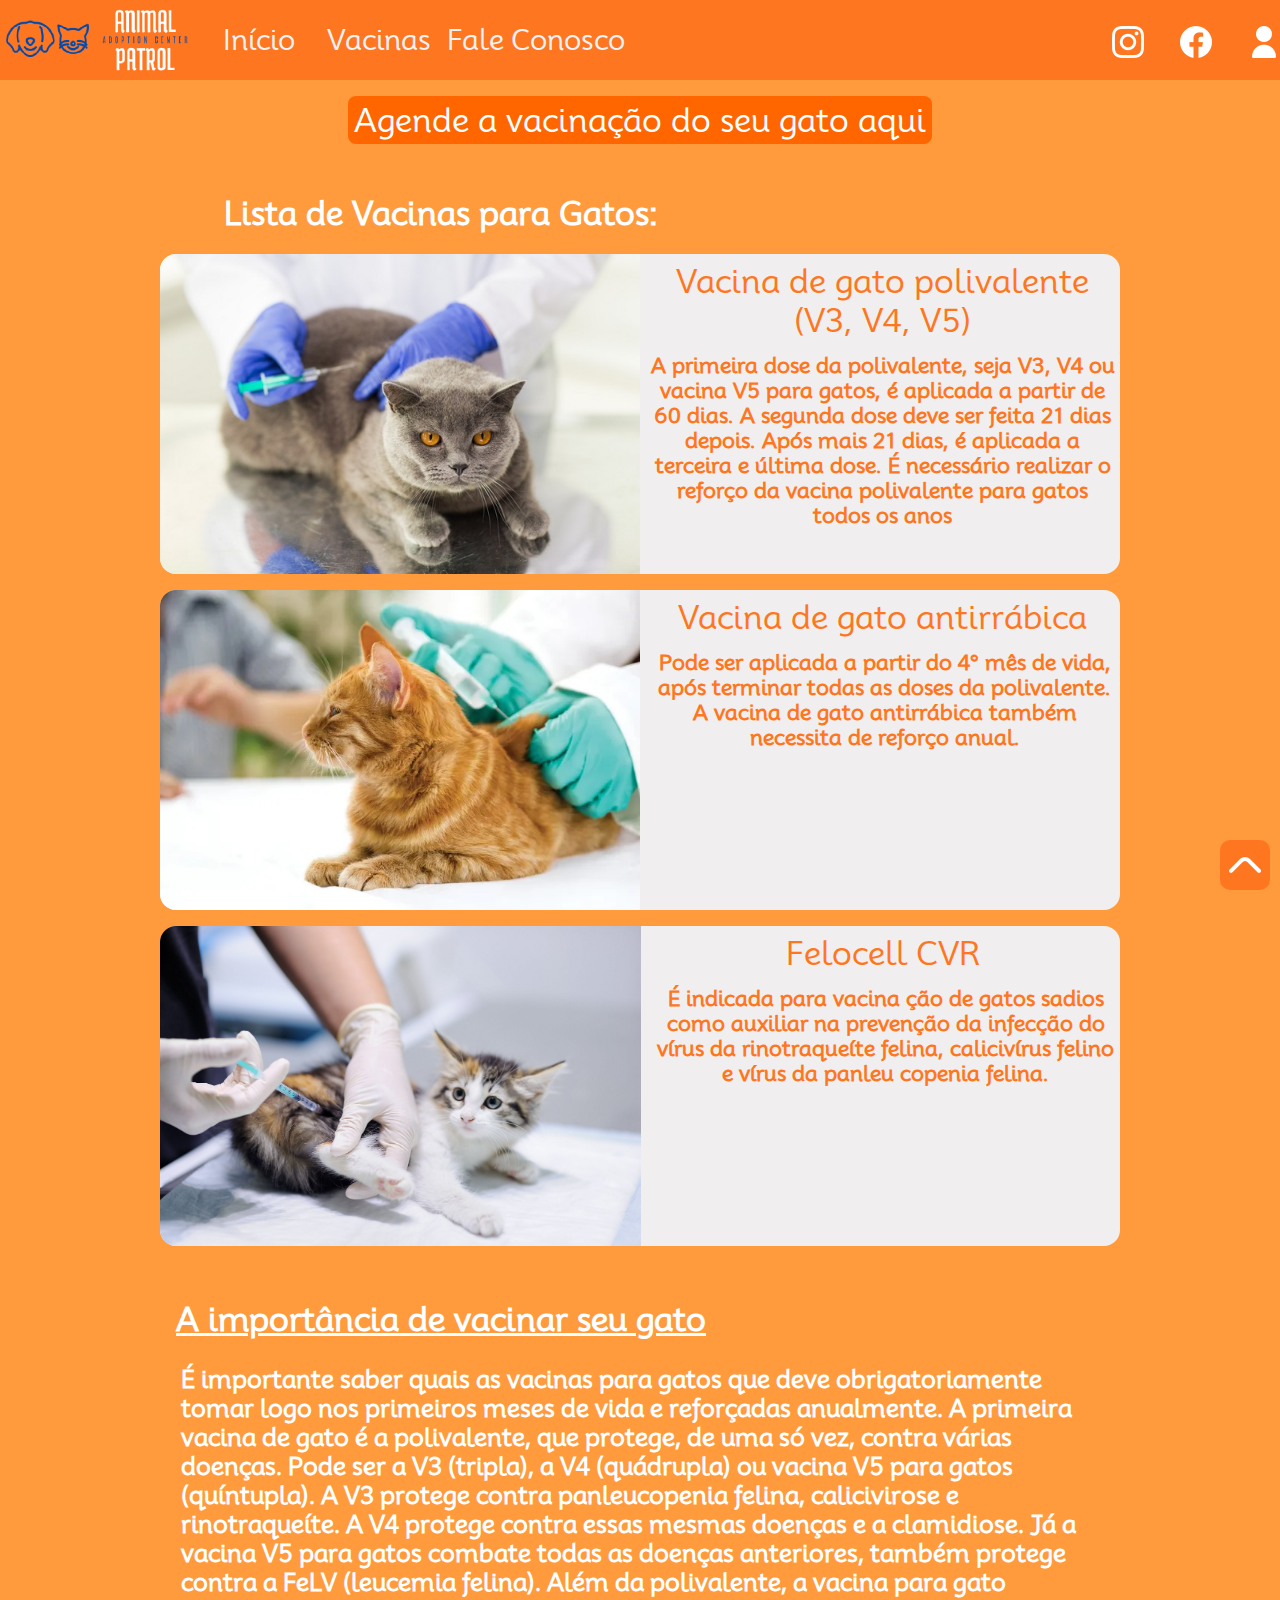
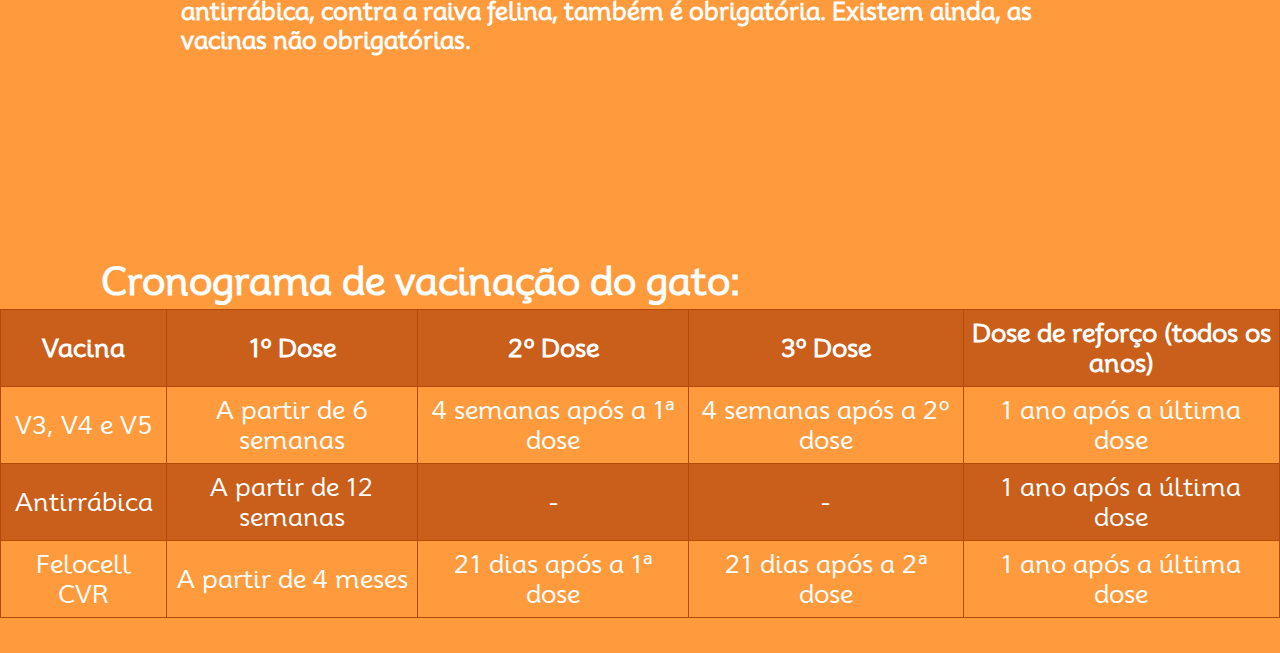
<file: html/vacinas2.html>
<!DOCTYPE html>
<html lang="en">

<head>
    <meta charset="UTF-8">
    <meta name="viewport" content="width=device-width, initial-scale=1.0">
    <link rel="stylesheet" href="../stylevacinas.css">
    <link rel="stylesheet" href="../vacresp.css">
    <link rel="shortcut icon" type="image/jpg" href="../imagis/icone pag.png" />
    <script src="https://ajax.googleapis.com/ajax/libs/jquery/3.7.0/jquery.min.js"></script>
    <script src="../script.js"></script>
    <title>Vacinas</title>
</head>

<body bcolor=#E08B26g>
<header>
    <div class="logo">
        <img src="../imagis/MicrosoftTeams-image (1).png" alt="" class="fotoralha">
    </div>

    <div class="botones"> <!--OS BOTÕES-->
        <div class="butones">
            <div class="esquerdinha">
                <a class="hello" href="../index.html">
                    <p class="hello">Início</p>
                </a>
                <a class="hello" href="animal.html">
                    <p class="hello">Vacinas</p>
                </a>
                <a href="#janela1" rel="modal">
                    <p class="hello">Fale Conosco</p>
                </a>
            </div>
            <div class="direitinha">
                <a href="https://www.instagram.com/animal_patrol2023/">
                    <p class="hola"><img src="../imagis/instagram_branco.png" alt="instagram" class="redes"></p>
                </a>
                <a href="html/perfil.html">
                    <p class="hola"><img src="../imagis/facebook_branco.png" alt="facebook" class="redes"></p>
                </a>
                <a href="#janela2" rel="login-cad">
                    <p class="hola"><img src="../imagis/icon_perfil.png" alt="perfil do usuário" class="redes"></p>
                </a>
            </div>

            <div class="window" id="janela1">
                <form method="POST" class="formLogin">
                    <div class="acbecalho">
                    <h1>Nos envie uma mensagem</h1>
                    </div>
                    <p>Nos informe sua experiência no nosso site para ajudar a melhorá-lo</p>
                    <label for="text">Nome</label>
                    <input type="text" placeholder="Digite seu nome" autofocus="true" required />
                    <label for="email">E-mail</label>
                    <input type="email" placeholder="Digite seu e-mail" autofocus="true" required />
                    <label for="password">Sua Mensagem</label>
                    <input type="text" placeholder="Digite sua mensagem" required />
                    <input type="submit" class="enviar" onclick="Enviar();" value="Enviar" />

                </form>
            </div>

            <div id="maskra"></div>
            <div class="janjela" id="janela2">
                <a href="html/login.html">
                    <p class="log in">Login</p>
                </a>
                <a href="html/cadastro.html">
                    <p class="log w">Cadastro</p>
                </a>
            </div>
        </div>

        <!-- mascara para cobrir o site -->
        <div id="mascara"></div>
    </div>
</header>

<center>
    <button class="vac">
        <a href="agendamento-gato.html" class="vac-texto">Agende a vacinação do seu gato aqui</a>
    </button>
</center>

<div class="titlo">
    <h1>Lista de Vacinas para Gatos:</h1>
</div>

<center>
    <div class="vacina1">
        <div class="image">
            <img class="bordaimg" src="../imagis/gato-antirrabica.jpg" />
        </div>
        <div class="textin">
                <p class="nome-vac">Vacina de gato polivalente (V3, V4, V5)</p>
            <h2 class="textin2">A primeira dose da polivalente, seja V3, V4 ou vacina V5 
                para gatos, é aplicada a partir de 60 dias. A segunda dose 
                deve ser feita 21 dias depois. Após mais 21 dias, é aplicada 
                a terceira e última dose. É necessário realizar o reforço da 
                vacina polivalente para gatos todos os anos</h2>
        </div>
    </div>
</center>
<p></p>
<center>
    <div class="vacina1">
        <div class="image">
            <img class="bordaimg" src="../imagis/vacina_gato.jpg" />
        </div>
        <div class="textin">
            <p class="nome-vac">Vacina de gato antirrábica</p>
            <h2 class="textin">Pode ser aplicada a partir do 4° mês de vida, após 
                terminar todas as doses da polivalente. A vacina de gato 
                antirrábica também necessita de reforço anual.</h2>
        </div>
    </div>
</center>
<p></p>
<center>
    <div class="vacina1">
        <div class="image">
            <img class="bordaimg" src="../imagis/gateo_vacina.jpg" />
        </div>
        <div class="textin">
            <p class="nome-vac">Felocell CVR</p>
            <h2 class="textin">É indicada para vacina ção de gatos sadios como 
                auxiliar na prevenção da infecção do vírus da 
                rinotraqueíte felina, calicivírus felino e vírus 
                da panleu copenia felina.</h2>
        </div>
    </div>
</center>
<p></p>
<center>
    <div class="vacina2">

        <div class="pagrafo">
            <h1><u>A importância de vacinar seu gato</u></h1>
            <h2>É importante saber quais as vacinas para gatos 
                que deve obrigatoriamente tomar logo nos 
                primeiros meses de vida e reforçadas anualmente. 
                A primeira vacina de gato é a polivalente, que 
                protege, de uma só vez, contra várias doenças. 
                Pode ser a V3 (tripla), a V4 (quádrupla) ou 
                vacina V5 para gatos (quíntupla). A V3 protege 
                contra panleucopenia felina, calicivirose e 
                rinotraqueíte. A V4 protege contra essas mesmas 
                doenças e a clamidiose. Já a vacina V5 para 
                gatos combate todas as doenças anteriores, 
                também protege contra a FeLV (leucemia felina). 
                Além da polivalente, a vacina para gato 
                antirrábica, contra a raiva felina, também é 
                obrigatória. Existem ainda, as vacinas não 
                obrigatórias.
            </h2>
        </div>
    </div>
    </div>
</center>


<caption>
    <div class="tito">
        <h2> Cronograma de vacinação do gato:</h2>
    </div>
</caption>
<table border="1">
    <thead>
        <tr>
            <th>Vacina</th>
            <th>1º Dose</th>
            <th>2º Dose</th>
            <th>3º Dose</th>
            <th>Dose de reforço (todos os anos)</th>
        </tr>
    </thead>
    <tbody>
        <tr>
            <td>V3, V4 e V5</td>
            <td>A partir de 6 semanas</td>
            <td>4 semanas após a 1ª dose</td>
            <td>4 semanas após a 2º dose</td>
            <td>1 ano após a última dose</td>
        </tr>
        <tr>
            <td>Antirrábica</td>
            <td>A partir de 12 semanas</td>
            <td>-</td>
            <td>-</td>
            <td>1 ano após a última dose</td>
        </tr>
    </tbody>
    <tfoot>
        <td>Felocell CVR</td>
        <td>A partir de 4 meses</td>
        <td>21 dias após a 1ª dose</td>
        <td>21 dias após a 2ª dose</td>
        <td>1 ano após a última dose</td>
    </tfoot>
</table>
<p></p><br>

<!--BOTÃO QUE LEVA PRO TOPO--><a href="#" class="btn"></a>

</body>

</html>
</file>
<file: style.css>
@import url('https://fonts.googleapis.com/css2?family=Mooli&display=swap');

    body {
        width: 100%;
        height: 100%;
        margin: 0;
        padding: 0;
        font-family: 'Mooli';
        color: white;
        background-color: #ff9b3d;
    }

    a {
        text-decoration: none;
    }

    header {
        width: 100%;
        height: 5rem;
        background-color: #FF7621;
        display: flex;
    }

    .squerda {
        display: flex;
    }


    .direitinha {
        display: flex;
        height: 100%;
    }

    .logo {
        width: 15%;
        height: 100%;
        display: flex;
        align-items: center;
        justify-content: center;
    }

    .botones {
        width: 100%;
        height: 100%;
    }

    .butones {
        width: auto;
        height: 100%;
        display: flex;
        align-items: center;
        justify-content: space-between;
    }

    .fotoralha {
        width: auto;
        height: 100%;
    }

    .redes {
        width: auto;
        height: 100%;
    }

    .hello {
        font-family: 'Mooli';
        font-size: 1.75rem;
        color: #f7f1f1;
        display: inline-block;
        cursor: pointer;
        margin-left: 1rem;
        transition: all 300ms ease;
    }

    .hello:hover {
        /*quando passar o mouse em cima acontece oq ta escrito*/
        transform: translateY(-5px);
    }



    .hola {
        color: #fff;
        display: inline-block;
        cursor: pointer;
        -webkit-transition: all 300ms ease;
        transition: all 300ms ease;
        margin-top: 1.5rem;
        margin-left: 2rem;
    }

    .hola:hover {
        /*quando passar o mouse em cima acontece oq ta escrito*/
        transform: translateY(-8px);

    }

    .centro {
        width: 100%;
        height: auto;
        display: flex;
        align-items: center;
        justify-content: center;
    }

    .titlo {
        margin-top: 50px;
        font-size: 3rem;
    }

    .pagrafo {
        margin-left: 23.3rem;
        margin-top: 21rem;
    }

    .tabela {
        margin-left: 23.3rem;
    }

    .liao {
        width: 100%;
        height: 100%;
        background-image: linear-gradient(to bottom, #5023bb, #361e6e);
        display: flex;
    }

    .sobre {
        font-size: 4rem;
    }

    .degrade {
        width: 100%;
        height: 30rem;
        background-image: linear-gradient(to bottom, #ff9b3d 40%, #653ac96b, #5023bb);
        /*fazer o degrade de cima pra baixo*/
        display: flex;

    }

    .quem {
        font-size: 1.4rem;
        margin-left: 1rem;
    }

    .subtitulo {
        font-family: 'Courier New', Courier, monospace;
        font-size: 2.4rem;
        margin-left: 2rem;
        color: #05F2DB;
    }

    .subtitulo2 {
        margin-left: 1rem;
        font-size: 1rem;
        color: #a798c0;
    }

    .participantes {
        height: 23rem;
        justify-content: space-around;
        display: flex;
    }

    .cima{
        width: 26rem;
        display: flex;
        justify-content: space-between;
    }

    .baixo{
        width: 26rem;
        display: flex;
        justify-content: space-between;
    }
    

    .bro {
        height: auto;
        width: 11rem;
        border-radius: 1rem;
        background-color: #f7f1f1;
        padding: 8px;
    }

    .icon {
        background-color: #5023bb;
        border-radius: 100rem;
        height: 7.5rem;
        width: 7.5rem;
    }

    .preset_icone {
        height: 7.5rem;
        width: 7.5rem;
    }

    .e {
        width: 165px;
        height: 2px;
    }


    .nome {
        font-size: 1.5rem;
        color: #3a3939;
        margin-top: 1rem;
    }

    .oq.faz {
        font-size: 1rem;
        color: rgb(105, 105, 105);
    }

    .borda {
        border-radius: 1rem;
    }

    .adot {
        background-color: #ff6600;
        margin-top: 1rem;
        border-radius: 8px;
        border: none;
        width: 50rem;
        height: 3rem;
        transition: all 300ms ease;
    }

    .adot:hover {
        /*quando passar o mouse em cima acontece oq ta escrito*/
        height: 3.6rem;
        box-shadow: 0rem 0rem 1rem #ff6600;
    }

    .adot-texto {
        color: #ffffff;
        font-family: 'Mooli';
        font-size: 2rem;
        margin-top: 1rem;
        border-radius: 1rem;
        border: none;
        transition: color 0.2s ease, font-size 0.2s ease, text-shadow 0.2s ease;
    }

    /*CODIGOS DO BOTAO Q LEVA PRO TOPO Q EU AINDA N SEI COMO FUNCIONA*/
    html {
        scroll-behavior: smooth;
    }

    .btn {
        background-image: url('imagis/seta.png');
        background-repeat: no-repeat;
        background-position: center;
        display: flex;
        justify-content: center;
        align-items: center;
        position: fixed;
        bottom: 10px;
        right: 10px;
        width: 50px;
        height: 50px;
        background-color: #FF3C00;
        text-decoration: none;
        border-radius: 10px;
    }

    .btn::after {
        font-size: 32px;
        color: aliceblue;
        transition: margin-top 250ms;
    }




    /*pra janela modal*/
    .window {
        display: none;
        position: absolute;
        left: 0;
        top: 0;
        background: #FFF;
        text-align: left;
        z-index: 9900;
        padding: 10px;
        border-radius: 1rem;
        color: #361e6e;
    }

    #mascara {
        display: none;
        position: absolute;
        left: 0;
        top: 0;
        z-index: 9000;
        background-color: #0000006e;
    }

    .janjela {
        display: none;
        position: absolute;
        left: 73rem;
        top: 2rem;
        background: #f3a03a;
        z-index: 9900;
        border-radius: 10px;
        width: 9rem;
    }

    .in {
        margin-bottom: 0px;
    }

    .w {
        margin-top: 10px;
    }

    .log {
        font-family: 'Mooli';
        font-size: 1.75rem;
        width: 100%;
        color: #f8f5f5;
        transition: all 300ms ease;
    }

    .log:hover {
        /*quando passar o mouse em cima acontece oq ta escrito*/
        background-color: #f8b25c;
    }

    #maskra {
        display: none;
        position: absolute;
        left: 0;
        top: 0;
        z-index: 9000;
        background-color: #00000017;
    }

    .enviar {
        font-family: 'Mooli';
        background-color: #FF3C00;
        display: block;
        transition: color 0.2s ease, font-size 0.2s ease, text-shadow 0.2s ease;
    }

    .enviar:hover {
        /*quando passar o mouse em cima acontece oq ta escrito*/
        font-family: 'Mooli';
        font-size: 1.2rem;
        background-color: #ff5723;
        box-shadow: 0rem 0rem 0.5rem rgb(255, 199, 43);
    }

    .acbecalho{
        display: flex;
        height: 4rem;
    }

    .fechar a {
        display: block;
        font-family: 'Mooli';
        cursor: pointer;
        text-align: right;
        transition: all  300ms ease;
    }


    .x {
        font-size: 2rem;
        margin-left: 2rem;
        margin-top: 1.3rem;
    }

    .x :hover{
        margin-top: 0.7rem;
    }

    .informe{
        margin-top: 1rem;
    }





    h5 {
        color: #363636;
    }

    .login {
        width: 100%;
        height: 60.3rem;
        display: flex;
    }

    .textin {
        color: #ffffff;
        margin-left: 5px;
    }

    .btn-submit {

        width: 160px;
        color: #fff;
        font-family: 'Mooli';
        font-size: 1.75rem;
        text-align: center;
        border-radius: 1rem;
        display: inline-block;
        background-color: #db570b;
        cursor: pointer;
        box-shadow: 0 2px 5px 0 rgba(0, 0, 0, 0.06), 0 2px 10px 0 rgba(0, 0, 0, 0.07);
        -webkit-transition: all 300ms ease;
        transition: all 300ms ease;
        border: none;

    }

    .btn-submit:hover {

        transform: translateY(5px);
        box-shadow: 0 1px 1px 0 rgba(0, 0, 0, 0.10),
            0 1px 1px 0 rgba(0, 0, 0, 0.09);
    }

    @media (max-width: 768px) {
        .btn-submit {
            font-size: 1.75rem;
            width: 100%;
            float: none;
            text-align: center;
        }
    }

    input[type=checkbox]+label {
        color: #ccc;
    }

    input[type=checkbox]:checked+label {
        color: #ff0000;
    }

    .page {
        display: flex;
        flex-direction: column;
        align-items: center;
        align-content: center;
        justify-content: center;
        width: 100%;
        height: 100%;
    }

    .formLogin {
        display: flex;
        flex-direction: column;
        background-color: #fff;
        border-radius: 7px;
        padding: 40px;
        gap: 5px
    }

    .areaLogin img {
        width: 420px;
    }

    .formLogin h1 {
        font-weight: 500;
        font-size: 2rem;
    }

    .formLogin p {
        display: inline-block;
        font-size: 14px;
        color: #666;
        margin-bottom: 25px;
    }

    .formLogin input {
        padding: 15px;
        font-size: 14px;
        border: 1px solid #ccc;
        margin-bottom: 20px;
        margin-top: 5px;
        border-radius: 4px;
        transition: all linear 160ms;
        outline: none;
    }


    .formLogin input:focus {
        border: 1px solid #b95411;
    }

    .formLogin input {
        display: inline-block;
        margin-bottom: 20px;
        font-size: 1rem;
        color: #28055d;
        transition: all linear 160ms;
    }


    .btn {
        background-color: #FF7621;
        color: #fff;
        font-size: 14px;
        font-weight: 600;
        border: none !important;
        transition: all linear 160ms;
        cursor: pointer;
        margin: 0 !important;
    }

    .btn:hover {
        transform: scale(1.05);
        background-color: #db570b;
    }



    

    .noooooovo_slide {
        display: flex;
        justify-content: center;
    }

    ul {
        list-style: none;
        justify-content: center;
    }

    button {
        border-radius: 5rem;
        border: none;
        cursor: pointer;
    }

    main .animalzito {
        display: none;
        height: 100vh;
        /*faz com q as imagens dentro dessa classe dentro do main sejam escondidas*/
    }

    .animales::after {
        content: "";
        position: absolute;
        top: 17.7rem;
        left: 1.5rem;
        min-height: 39rem;
        width: 70rem;
        background: linear-gradient(100deg, #ff9b3d 10%, rgba(0, 0, 0, 0) 60%)no-repeat;
    }

    main .animalzito.selecionado {
        /*OS ESPAÇOS NESSA SITUAÇÃO SERVEM PRA MARCAR QUANDO UMA CLASSE DENTRO DE OUTRA
    POR ISSO QUE O .PERSONAGEM TA GRUDADO NO .SELECIONADO, PQ SE TIVESSE UM ESPAÇO EU ESTARIA CHAMANDO O 
    SELECIONADO DENTRODO PERSONAGEM, E NA REAL ELES TAO UM DO LADO DO OUTRO*/
        display: block;
        /*se sobrepõe ao display none, e faz com q todo elemento com a div .selecionado apareçam*/
    }

    main .animalzito .imagemslide {
        width: 80rem;
        height: 39rem;
        object-fit: cover;
    }

    .conteudo {
        font-size: 1.5rem;
        position: absolute;
        top: 18rem;
        left: 3rem;
        display: flex;
        flex-direction: column;
        justify-content: end;
        min-height: 8rem;
        max-width: 480px;
        z-index: 2;
    }

    .nome-animais {
        margin-bottom: 0px;
    }

    .descricao {
        line-height: 24px;
        padding: 0px;
        margin-top: 5px;
    }

    .botoes {
        position: absolute;
        top: 17rem;
        right: 4rem;
        width: 4rem;
        min-height: 39.3rem;
        flex-direction: column;
        display: flex;
        align-items: center;
        justify-content: center;
        gap: 10px;
    }

    .botao {
        height: 4rem;
        width: 4rem;
        background-color: #f8f8f8;
        transition: all 300ms ease;
    }

    .img-botao {
        height: 3rem;
        width: 3rem;
    }

    .botao:hover {
        background-color: #e0e0e0;
    }

    .botao.selecionado {
        transform: scale(1.2);
        box-shadow: 0 0 10px #f8f5f5;
    }
</file>
<file: responsivo.css>
@media (max-width: 769px) {

    body{
        overflow-x: hidden;
    }

    .adot {
        margin-top: 1rem;
        border-radius: 8px;
        width: 20rem;
        height: 6rem;
    }

    .adot:hover {
        height: 6.6rem;
    }

    .hello {
        margin-top: 1rem;
        font-size: 1.3rem;
        display: block;
        margin-left: 0.5rem;
    }

    .hello:hover {
        transform: translateY(-5px);
    }

    header {
        height: 3rem;
        display: flex;
    }

    .conteudo {
        top: 24rem;
        left: 3rem;
        font-size: 1.2rem;
        justify-content: flex-end;
    }

    .descricao {
        line-height: 24px;
        padding: 0px;
        margin-top: 5px;
    }

    .hola {
        width: 2rem;
        color: #fff;
        display: inline-block;
        cursor: pointer;
        -webkit-transition: all 300ms ease;
        transition: all 300ms ease;
        margin-top: 0.5rem;
        margin-left: 0rem;
    }

    .hola:hover {
        transform: translateY(-8px);

    }

    .direitinha {
        display: flex;
        height: 100%;
        width: 10rem;
    }

    .redes {
        width: 1.5rem;
        height: 1.5rem;
    }

    .logo {
        width: 20%;
        height: 100%;
    }

    .animales::after {
        top: 22rem;
        left: 0;
        background: linear-gradient(180deg, #ff9b3d 10%, rgba(0, 0, 0, 0) 40%)no-repeat;
    }

    .botoes{
        top: 20rem;
        right: 1rem;
        flex-direction: row;
        align-items: flex-end;
        width: 100%;
    }

    .botao{
        height: 3.5rem;
        width: 3.5rem;
    }

    .img-botao {
        height: 2.5rem;
        width: 2.5rem;
    }

   
    .liao {
        width: 100%;
        height: 100%;
        display: inline-block;
    }

    .oq.faz {
        font-size: 0.78rem;
    }

    .sobre {
        font-size: 3rem;
    }

    .quem {
        font-size: 1.5rem;
        margin-left: 0.5rem;
    }


    .participantes {
        margin-left: 0rem;
        width: 30rem;
        height: 46rem;
        justify-content: space-around;
        display: inline-block;
    }

    .cima {
        width: 30rem;
        display: flex;
        justify-content: space-around;
        margin-bottom: 1rem;
    }

    .baixo {
        width: 30rem;
        display: flex;
        justify-content: space-around;
    }

    .informe{
        margin-top: 4rem;
    }
}
</file>
<file: stylecadastro.css>
@import url('https://fonts.googleapis.com/css2?family=Mooli&display=swap');

body {
    font-family: 'Mooli';
    margin: 0;
    padding: 0;
    color: #FF7621;
    background-position: top center;
    background-size: cover;
}

a {
    text-decoration: none;
}

h5 {
    color: #363636;
}

.botones {
    width: auto;
    height: 100%;

}

.butones {
    width: auto;
    height: 100%;
    display: flex;
    align-items: center;
}

.hello {
    font-family: 'Mooli';
    font-size: 1.75rem;
    color: #f7f1f1;
    margin-left: 1rem;
    transition: all 300ms ease;
}

.hello:hover {
    /*quando passar o mouse em cima acontece oq ta escrito*/
    transform: translateY(-5px);
}

.titlo {
    margin-left: 14rem;
    margin-top: 50px;
}

.login {
    width: 100%;
    height: 60.3rem;
    display: flex;
}

.textin {
    color: #ffffff;
    margin-left: 5px;
}


.btn-submit {
    width: 160px;
    color: #fff;
    font-family: 'Mooli';
    font-size: 1.75rem;
    text-align: center;
    border-radius: 1rem;
    display: inline-block;
    background-color: #db570b;
    cursor: pointer;
    box-shadow: 0 2px 5px 0 rgba(0, 0, 0, 0.06), 0 2px 10px 0 rgba(0, 0, 0, 0.07);
    -webkit-transition: all 300ms ease;
    transition: all 300ms ease;
    border: none;

}

.btn-submit:hover {

    transform: translateY(5px);
    box-shadow: 0 1px 1px 0 rgba(0, 0, 0, 0.10),
        0 1px 1px 0 rgba(0, 0, 0, 0.09);

}

@media (max-width: 768px) {

    .btn-submit {
        font-size: 1.75rem;
        width: 100%;
        float: none;
        text-align: center;

    }
}

input[type=checkbox]+label {
    color: #ccc;
}

input[type=checkbox]:checked+label {
    color: #ff0000;
}



select[type=checkbox]+label {
    color: #ccc;
}

select[type=checkbox]:checked+label {
    color: #ff0000;
}

/*LISTA DE CORES
	db570b
	d17014
	FF7621
	ececec
	e08f26
    eb9008
	803b0d
	134a4666*/




/*CÓDIGO DO LOGIN Q DPS Q EU APRENDO*/

.page {
    display: flex;
    flex-direction: column;
    align-items: center;
    align-content: center;
    justify-content: center;
    width: 100%;
    height: 100%;

}

.formLogin {
    display: flex;
    flex-direction: column;
    background-color: #fff;
    border-radius: 7px;
    padding: 40px;
    box-shadow: 10px 10px 40px rgba(0, 0, 0, 0.4);
    gap: 5px
}

.areaLogin img {
    width: 420px;
}

.formLogin h1 {
    padding: 0;
    margin: 0;
    font-weight: 500;
    font-size: 2.3em;
}

.formLogin p {
    display: inline-block;
    font-size: 14px;
    color: #666;
    margin-bottom: 25px;
}

.formLogin input {
    padding: 15px;
    font-size: 14px;
    border: 1px solid #ccc;
    margin-bottom: 20px;
    margin-top: 5px;
    border-radius: 4px;
    transition: all linear 160ms;
    outline: none;
}


.formLogin input:focus {
    border: 1px solid #b95411;
}

.formLogin select {
    height: 3rem;
    padding: 15px;
    font-size: 14px;
    border: 1px solid #ccc;
    margin-bottom: 20px;
    margin-top: 5px;
    border-radius: 4px;
    transition: all linear 160ms;
    outline: none;
}


.formLogin select:focus {
    border: 1px solid #b95411;
}

.formLogin label {
    font-size: 14px;
    font-weight: 600;
}

.formLogin a {
    display: inline-block;
    margin-bottom: 20px;
    font-size: 13px;
    color: #555;
    transition: all linear 160ms;
}

.formLogin a:hover {
    color: #FF7621;
}

.btn {
    background-color: #FF7621;
    color: #fff;
    font-size: 14px;
    font-weight: 600;
    border: none !important;
    transition: all linear 160ms;
    cursor: pointer;
    margin: 0 !important;

}

.btn:hover {
    transform: scale(1.05);
    background-color: #db570b;

}


/*pro agendamento dos bichin*/
.mid {
    display: flex;
    justify-content: space-between;
    height: 2rem;
    width: 100%;
    margin-bottom: 2rem;
}

/*form de adoção*/
.nome-adoc{
    width: 25rem;
}
</file>
<file: agendastyle.css>
@import url('https://fonts.googleapis.com/css2?family=Mooli&display=swap');

body{
    width: 100%;
    height: 100%;
    margin: 0;
    padding: 0;
    font-family: 'Mooli';
    color: #361e6e;
}


a{
    text-decoration: none;
}

header{
    width: 100%;
    height: 5rem;
    background-color: #FF7621;
    display: flex;
}

.esquerdinha{
    display: flex;
}


.direitinha{
    display: flex;    
    height: 100%;
    width: 23rem;
    justify-content: flex-end;
}

.titlo{
    color: #361e6e;
    margin-left: 14rem;
    margin-top: 50px;
}

.logo{
    width: 15%;
    height: 100%;
    display: flex;
    align-items: center;
    justify-content: center;
    
}

.botones{
    width: auto;
    height: 100%;
   
}

.butones{
    width: auto;
    height: 100%;
    display: flex;
    align-items: center;
}

.fotoralha{
    width: auto;
    height: 100%;
}

.hello{
    font-family: 'Mooli';
    font-size: 1.75rem;
    color: #f7f1f1;
    margin-left: 1rem;
    transition: all 300ms ease;
}

.hello:hover{/*quando passar o mouse em cima acontece oq ta escrito*/
    transform: translateY(-5px);
    cursor: pointer;
}

.hola{
    color: #fff;
    display: inline-block;
    cursor: pointer;
    -webkit-transition: all 300ms ease;
    transition: all 300ms ease;
    margin-top: 1.5rem;
    margin-left: 2rem;
}

.hola:hover{/*quando passar o mouse em cima acontece oq ta escrito*/
    transform: translateY(-8px);
  
}


 
.animal{
    height: 100%;
    width: 20rem;
    border-radius: 1rem;
    background-color: #f7f1f1;
    -webkit-transition: all 300ms ease;
    transition: all 300ms ease;
    cursor: pointer;
}

.icon{
    background-color: red;
    border-radius: 1rem 1rem 0 0;
    height: 20rem;
    width: 20rem;
}

.nome{
    font-size: 1.5rem;
    color: #3a3939;
    margin-top: 1rem;
}

.oq.faz{
    font-size: 1rem;
    color: rgb(105, 105, 105);
}

.participantes{
    margin-top: 3rem;
    height: 30rem;
    width: 100%;
    justify-content: center;
    display: flex;
}






/*pra janela modal*/
.window{
    display:none;
    position:absolute;
    left:0;
    top:0;
    background:#FFF;
    text-align:left;
    z-index:9900;
    border-radius:1rem;
    color: #361e6e;
}
  
#mascara{
    display:none;
    position:absolute;
    left:0;
    top:0;
    z-index:9000;
    background-color:#0000006e;
}
  
.fechar{
    background-color: #05F2DB;
    color: #FF3C00; 
    text-align:right;
    font-size: 2rem;
    transition: color 0.2s ease, font-size 0.2s ease, text-shadow 0.2s ease;
}

.fechar:hover{/*quando passar o mouse em cima acontece oq ta escrito*/
    font-size: 2.5rem;
    color: #FF3C00;
    text-shadow: 0rem 0rem 0.5rem rgb(255, 199, 43);
}

.enviar{
    font-family: 'Mooli';
    background-color: #FF3C00;
    display:block; 
    transition: color 0.2s ease, font-size 0.2s ease, text-shadow 0.2s ease;
}

.enviar:hover{/*quando passar o mouse em cima acontece oq ta escrito*/
    font-family: 'Mooli';
    font-size: 1.2rem;
    background-color: #ff5723;
    box-shadow: 0rem 0rem 0.5rem rgb(255, 199, 43);
}







h5{
    color: #363636;
}

.login{

    display: flex;
}

.textin{
    color: #ffffff; 
    margin-left: 5px;
}

.btn-submit {

    width: 160px;
    color: #fff;
    font-family: 'Mooli';
    font-size: 1.75rem;    
    text-align: center;
    display: inline-block;
    background-color: #db570b;
    cursor: pointer;
    box-shadow: 0 2px 5px 0 rgba(0,0,0,0.06), 0 2px 10px 0 rgba(0,0,0,0.07);
    -webkit-transition: all 300ms ease;
    transition: all 300ms ease;
    border:none;
  
  }
  
  .btn-submit:hover {
    
    transform: translateY(5px);
    box-shadow: 0 1px 1px 0 rgba(0,0,0,0.10),
    0 1px 1px 0 rgba(0,0,0,0.09);
  
  }
  
  @media (max-width: 768px) {
    .btn-submit {
    font-size: 1.75rem;   
    width:100%;
    float: none;
    text-align:center;
    }
  }
  
  input[type=checkbox] + label {
  color: #ccc;
  } 
  
  input[type=checkbox]:checked + label {
  color: #ff0000;
  }

.page {
    display: flex;
    flex-direction: column;
    align-items: center;
    align-content: center;
    justify-content: center;
    width: 100%;
    height: 100%;
    
}

.formLogin {
    display: flex;
    flex-direction: column;
    background-color: #fff;
    border-radius: 1rem;
    padding: 40px;
    gap: 5px
}

.areaLogin img {
    width: 420px;
}

.formLogin h1 {
    color: #361e6e;
    font-weight: 500;
    font-size: 2rem;
}

.formLogin p {
    display: inline-block;
    font-size: 14px;
    color: #666;
    margin-bottom: 25px;
}

.formLogin input {
    padding: 15px;
    font-size: 14px;
    border: 1px solid #ccc;
    margin-bottom: 20px;
    margin-top: 5px;
    border-radius: 4px;
    transition: all linear 160ms;
    outline: none;
}


.formLogin input:focus {
    border: 1px solid #b95411;
}

.formLogin a {
    display: inline-block;
    margin-bottom: 20px;
    font-size: 13px;
    color: #555;
    transition: all linear 160ms;
}

.formLogin a:hover {
    color: #FF7621;
}

.btn {
    background-color: #FF7621;
    color: #fff;
    font-size: 14px;
    font-weight: 600;
    border: none !important;
    transition: all linear 160ms;
    cursor: pointer;
    margin: 0 !important;

}

.btn:hover {
    transform: scale(1.05);
    background-color: #db570b;

}
</file>
<file: animalstyle.css>
@import url('https://fonts.googleapis.com/css2?family=Mooli&display=swap');

body {
    width: 100%;
    height: 100%;
    margin: 0;
    padding: 0;
    font-family: 'Mooli';
    color: white;
    background-color: #ff9b3d;
}


a {
    text-decoration: none;
}

header {
    width: 100%;
    height: 5rem;
    background-color: #FF7621;
    display: flex;
}

.squerda {
    display: flex;
}


.direitinha {
    display: flex;
    height: 100%;
    justify-content: flex-end;
}

.titlo {
    margin-left: 14rem;
    margin-top: 50px;
}

.logo {
    width: 15%;
    height: 100%;
    display: flex;
    align-items: center;
    justify-content: center;

}

.botones {
    width: 100%;
    height: 100%;
}

.butones {
    width: auto;
    height: 100%;
    display: flex;
    align-items: center;
    justify-content: space-between;
}

.fotoralha {
    width: auto;
    height: 100%;
}

.hello {
    font-family: 'Mooli';
    font-size: 1.75rem;
    color: #f7f1f1;
    margin-left: 1rem;
    transition: all 300ms ease;
}

.hello:hover {
    /*quando passar o mouse em cima acontece oq ta escrito*/
    transform: translateY(-5px);
    cursor: pointer;
}

.hola {
    color: #fff;
    display: inline-block;
    cursor: pointer;
    -webkit-transition: all 300ms ease;
    transition: all 300ms ease;
    margin-top: 1.5rem;
    margin-left: 2rem;
}

.hola:hover {
    /*quando passar o mouse em cima acontece oq ta escrito*/
    transform: translateY(-8px);

}



.animal {
    height: 100%;
    width: 20rem;
    border-radius: 1rem;
    background-color: #f7f1f1;
    -webkit-transition: all 300ms ease;
    transition: all 300ms ease;
    cursor: pointer;
}

.icon {
    border-radius: 1rem 1rem 0 0;
    height: 20rem;
    width: 20rem;
}

.nome {
    font-size: 1.5rem;
    color: #3a3939;
    margin-top: 1rem;
}

.oq.faz {
    font-size: 1rem;
    color: rgb(105, 105, 105);
}

.participantes {
    margin-top: 3rem;
    height: 30rem;
    width: 100%;
    justify-content: space-around;
    display: flex;
}

.animal:hover {
    /*quando passar o mouse em cima acontece oq ta escrito*/
    transform: translateY(-20px);
    box-shadow: 10px 10px 10px 10px rgba(0, 0, 0, 0.24),
        0 1px 1px 0 rgba(0, 0, 0, 0.09);
}





   /*pra janela modal*/
   .window {
    display: none;
    position: absolute;
    left: 0;
    top: 0;
    background: #FFF;
    text-align: left;
    z-index: 9900;
    padding: 10px;
    border-radius: 1rem;
    color: #361e6e;
}

#mascara {
    display: none;
    position: absolute;
    left: 0;
    top: 0;
    z-index: 9000;
    background-color: #0000006e;
}

.janjela {
    display: none;
    position: absolute;
    left: 73rem;
    top: 2rem;
    background: #f3a03a;
    z-index: 9900;
    border-radius: 10px;
    width: 9rem;
}

.in {
    margin-bottom: 0px;
}

.w {
    margin-top: 10px;
}

.log {
    font-family: 'Mooli';
    font-size: 1.75rem;
    width: 100%;
    color: #f8f5f5;
    transition: all 300ms ease;
}

.log:hover {
    /*quando passar o mouse em cima acontece oq ta escrito*/
    background-color: #f8b25c;
}

#maskra {
    display: none;
    position: absolute;
    left: 0;
    top: 0;
    z-index: 9000;
    background-color: #00000017;
}

.enviar {
    font-family: 'Mooli';
    background-color: #FF3C00;
    display: block;
    transition: color 0.2s ease, font-size 0.2s ease, text-shadow 0.2s ease;
}

.enviar:hover {
    /*quando passar o mouse em cima acontece oq ta escrito*/
    font-family: 'Mooli';
    font-size: 1.2rem;
    background-color: #ff5723;
    box-shadow: 0rem 0rem 0.5rem rgb(255, 199, 43);
}

.acbecalho{
    display: flex;
    height: 4rem;
}

a .fechar {
    display: block;
    font-family: 'Mooli';
    cursor: pointer;
    text-align: right;
    transition: all  300ms ease;
    color: #361e6e;
}


.x {
    font-size: 2rem;
    margin-left: 2rem;
    margin-top: 1.3rem;
}

.x :hover{
    margin-top: 0.7rem;
}

.informe{
    margin-top: 1rem;
}





h5 {
    color: #363636;
}

.login {
    width: 100%;
    height: 60.3rem;
    display: flex;
}

.textin {
    color: #ffffff;
    margin-left: 5px;
}

.btn-submit {

    width: 160px;
    color: #fff;
    font-family: 'Mooli';
    font-size: 1.75rem;
    text-align: center;
    border-radius: 1rem;
    display: inline-block;
    background-color: #db570b;
    cursor: pointer;
    box-shadow: 0 2px 5px 0 rgba(0, 0, 0, 0.06), 0 2px 10px 0 rgba(0, 0, 0, 0.07);
    -webkit-transition: all 300ms ease;
    transition: all 300ms ease;
    border: none;

}

.btn-submit:hover {

    transform: translateY(5px);
    box-shadow: 0 1px 1px 0 rgba(0, 0, 0, 0.10),
        0 1px 1px 0 rgba(0, 0, 0, 0.09);
}

@media (max-width: 768px) {
    .btn-submit {
        font-size: 1.75rem;
        width: 100%;
        float: none;
        text-align: center;
    }
}

input[type=checkbox]+label {
    color: #ccc;
}

input[type=checkbox]:checked+label {
    color: #ff0000;
}

.page {
    display: flex;
    flex-direction: column;
    align-items: center;
    align-content: center;
    justify-content: center;
    width: 100%;
    height: 100%;
}

.formLogin {
    display: flex;
    flex-direction: column;
    background-color: #fff;
    color: #361e6e;
    border-radius: 7px;
    padding: 40px;
    gap: 5px
}

.areaLogin img {
    width: 420px;
}

.formLogin h1 {
    color: #361e6e;
    font-weight: 500;
    font-size: 2rem;
}

.formLogin p {
    display: inline-block;
    font-size: 14px;
    color: #361e6e;
    margin-bottom: 25px;
}

.formLogin input {
    padding: 15px;
    font-size: 14px;
    border: 1px solid #ccc;
    margin-bottom: 20px;
    margin-top: 5px;
    border-radius: 4px;
    transition: all linear 160ms;
    outline: none;
}


.formLogin input:focus {
    border: 1px solid #b95411;
}

.formLogin input {
    display: inline-block;
    margin-bottom: 20px;
    font-size: 1rem;
    color: #28055d;
    transition: all linear 160ms;
}


.btn {
    background-color: #FF7621;
    color: #fff;
    font-size: 14px;
    font-weight: 600;
    border: none !important;
    transition: all linear 160ms;
    cursor: pointer;
    margin: 0 !important;
}

.btn:hover {
    transform: scale(1.05);
    background-color: #db570b;
}
</file>
<file: animalresp.css>
@media (max-width: 769px) {

    body{
        overflow-x: hidden;
    }

    .hello {
        margin-top: 1rem;
        font-size: 1.3rem;
        display: block;
        margin-left: 0.5rem;
    }

    .hello:hover {
        transform: translateY(-5px);
    }

    header {
        height: 3rem;
        display: flex;
    }

    .hola {
        width: 2rem;
        color: #fff;
        display: inline-block;
        cursor: pointer;
        -webkit-transition: all 300ms ease;
        transition: all 300ms ease;
        margin-top: 0.5rem;
        margin-left: 0rem;
    }

    .hola:hover {
        transform: translateY(-8px);
    }

    .titlo{
        margin-left: 2rem;
    }

    .direitinha {
        display: flex;
        height: 100%;
        width: 10rem;
    }

    .redes {
        width: 1.5rem;
        height: 1.5rem;
    }

    .logo {
        width: 20%;
        height: 100%;
    }

    .botoes{
        top: 20rem;
        right: 1rem;
        flex-direction: row;
        align-items: flex-end;
        width: 100%;
    }

    .botao{
        height: 3.5rem;
        width: 3.5rem;
    }

    .img-botao {
        height: 2.5rem;
        width: 2.5rem;
    }

    .icon {
        height: 12rem;
        width: 12rem;
    }

    .animal {
        height: 100%;
        width: 12rem;
    }
    
    .participantes {
        height: 20rem;
        width: 100%;
    }

    .informe{
        margin-top: 4rem;
    }
    
}
</file>
<file: stylelogin.css>
@import url('https://fonts.googleapis.com/css2?family=Mooli&display=swap');

body{
    font-family: 'Mooli';
    width: 100%;
    height: 100%;
    margin: 0;
    padding: 0;
}

a{
    text-decoration: none;
}

h5{
    color: #363636;
}

.botones{
    width: auto;
    height: 100%;
   
}

.butones{
    width: auto;
    height: 100%;
    display: flex;
    align-items: center;
}

.hello{
    font-family: 'Mooli';
    font-size: 1.75rem;
    color: #f7f1f1;
    margin-left: 1rem;
    transition: all 300ms ease;
}

.hello:hover{/*quando passar o mouse em cima acontece oq ta escrito*/
    transform: translateY(-5px);
}

body{
    font-family: 'Mooli';
    color: white;
}

.titlo{
    margin-left: 14rem;
    margin-top: 50px;
}

.imagem{
    width: 40rem;
    height: 100%;
    background-image: url('imagis/dog-login.png'); /*usar isso ao inves de por img no html, 
    faz com q a img siga o tamanho da div*/
    background-position: center;
    image-rendering: pixelated; /*aumenta a qualidade da imagem*/
    background-size: 126%; /*muda o tamanho da imagem*/
    filter: saturate(130%) contrast(115%); /*meio q edita a img*/
    background-repeat: no-repeat;
    
}

img{
  width: 40rem;
  height: 100%;
}

.login{
    width: 100%;
    height: 60.3rem;
    display: flex;
}

.textin{
    color: #ffffff; 
    margin-left: 5px;
}

/*LISTA DE CORES
	db570b
	d17014
	FF7621
	ececec
	e08f26
    eb9008
	803b0d
	134a4666*/





/*CÓDIGO DO LOGIN Q DPS Q EU APRENDO*/

body {
    margin: 0;
    padding: 0;
    color: #FF7621
}

.page {
    display: flex;
    flex-direction: column;
    align-items: center;
    align-content: center;
    justify-content: center;
    width: 100%;
    height: 100%;
    background-color: #eb9008;
}

.formLogin {
    display: flex;
    flex-direction: column;
    background-color: #fff;
    border-radius: 7px;
    padding: 40px;
    box-shadow: 10px 10px 40px rgba(0, 0, 0, 0.4);
    gap: 5px
}

.areaLogin img {
    width: 420px;
}

.formLogin h1 {
    padding: 0;
    margin: 0;
    font-weight: 500;
    font-size: 2.3em;
}

.formLogin p {
    display: inline-block;
    font-size: 14px;
    color: #666;
    margin-bottom: 25px;
}

.formLogin input {
    padding: 15px;
    font-size: 14px;
    border: 1px solid #ccc;
    margin-bottom: 20px;
    margin-top: 5px;
    border-radius: 4px;
    transition: all linear 160ms;
    outline: none;
}


.formLogin input:focus {
    border: 1px solid #b95411;
}

.formLogin label {
    font-size: 14px;
    font-weight: 600;
}

.formLogin a {
    display: inline-block;
    margin-bottom: 20px;
    font-size: 13px;
    color: #555;
    transition: all linear 160ms;
}

.formLogin a:hover {
    color: #FF7621;
}

.btn {
    background-color: #FF7621;
    color: #fff;
    font-family: 'Mooli';
    font-size: 14px;
    font-weight: 600;
    border: none !important;
    transition: all linear 160ms;
    cursor: pointer;
    margin: 0 !important;
}

.btn:hover {
    transform: scale(1.05);
    background-color: #db570b;

}
</file>
<file: styleperfil.css>
@import url('https://fonts.googleapis.com/css2?family=Mooli&display=swap');

body {
    width: 100%;
    height: 100%;
    margin: 0;
    padding: 0;
    font-family: 'Mooli';
    background-color: #ff9b3d;
}

a {
    text-decoration: none;
}

header {
    width: 100%;
    height: 5rem;
    background-color: #FF7621;
    display: flex;
}

.squerda {
    display: flex;
}


.direitinha {
    display: flex;
    height: 100%;
}

.logo {
    width: 15%;
    height: 100%;
    display: flex;
    align-items: center;
    justify-content: center;
}

.botones {
    width: 100%;
    height: 100%;
}

.butones {
    width: auto;
    height: 100%;
    display: flex;
    align-items: center;
    justify-content: space-between;
}

.fotoralha {
    width: auto;
    height: 100%;
}

.hello {
    font-family: 'Mooli';
    font-size: 1.75rem;
    color: #f7f1f1;
    margin-left: 1rem;
    transition: all 300ms ease;
}

.hello:hover {
    /*quando passar o mouse em cima acontece oq ta escrito*/
    transform: translateY(-5px);
}

.hola {
    color: #fff;
    display: inline-block;
    cursor: pointer;
    -webkit-transition: all 300ms ease;
    transition: all 300ms ease;
    margin-top: 1.5rem;
    margin-left: 2rem;
}

.hola:hover {
    /*quando passar o mouse em cima acontece oq ta escrito*/
    transform: translateY(-8px);

}

section {
    width: 60%;
    height: 10rem;
    border-radius: 1rem;
    padding: 15px;
    background-color: #ececec;
    height: auto;
}



aside {
    width: 26rem;
    height: 50%;
    padding: 8px;
    color: #f0efef;

}

.bode {
    justify-content: space-around;
    height: 50rem;
    padding: 10px;
}

.icon {
    border-radius: 100rem;
    height: 15rem;
    width: 15rem;
}

.direita {
    height: auto;
}

nav {
    background-color: #ececec;
    width: 26rem;
    height: auto;
    border-radius: 1rem;
    padding: 8px;
}

.formMinsage {
    display: flex;
    flex-direction: column;
    border-radius: 7px;
    padding: 40px;
    gap: 5px
}


.formMinsage h1 {
    font-weight: 500;
    font-size: 2rem;
}

.formMinsage p {
    display: inline-block;
    font-size: 14px;
    color: #666;
    margin-bottom: 25px;
}

.formMinsage input {
    font-size: 14px;
    border: 1px solid #ccc;
    margin-bottom: 20px;

    border-radius: 4px;
    transition: all linear 160ms;
    outline: none;
}


.formMinsage input:focus {
    border: 1px solid #b95411;
}

.formMinsage a {
    display: inline-block;
    margin-bottom: 20px;
    font-size: 13px;
    color: #555;
    transition: all linear 160ms;
}

.formMinsage a:hover {
    color: #FF7621;
}

























/*CODIGOS DO BOTAO Q LEVA PRO TOPO Q EU AINDA N SEI COMO FUNCIONA*/
html {
    scroll-behavior: smooth;
}

.btn {
    display: flex;
    justify-content: center;
    align-items: center;
    position: fixed;
    bottom: 10px;
    right: 10px;
    width: 50px;
    height: 50px;
    background-color: #FF3C00;
    text-decoration: none;
    border-radius: 1rem;
}

.btn::after {
    content: "↑";
    font-size: 32px;
    color: aliceblue;
    margin-top: -8px;
    transition: margin-top 250ms;
}

.btn:hover::after {
    margin-top: -20px;
}




/*pra janela modal*/
.window {
    display: none;
    position: absolute;
    left: 0;
    top: 0;
    background: #FFF;
    text-align: left;
    z-index: 9900;
    padding: 10px;
    border-radius: 1rem;
    color: #361e6e;
}

#mascara {
    display: none;
    position: absolute;
    left: 0;
    top: 0;
    z-index: 9000;
    background-color: #0000006e;
}

.janjela {
    display: none;
    position: absolute;
    left: 73rem;
    top: 2rem;
    background: #f3a03a;
    z-index: 9900;
    border-radius: 10px;
    width: 9rem;
}

.in {
    margin-bottom: 0px;
}

.w {
    margin-top: 10px;
}

.log {
    font-family: 'Mooli';
    font-size: 1.75rem;
    color: #f8f5f5;
    transition: all 300ms ease;
}

.log:hover {
    /*quando passar o mouse em cima acontece oq ta escrito*/
    background-color: #f8b25c;
}

#maskra {
    display: none;
    position: absolute;
    left: 0;
    top: 0;
    z-index: 9000;
    background-color: #00000017;
}

.enviar {
    font-family: 'Mooli';
    background-color: #FF3C00;
    display: block;
    transition: color 0.2s ease, font-size 0.2s ease, text-shadow 0.2s ease;
}

.enviar:hover {
    /*quando passar o mouse em cima acontece oq ta escrito*/
    font-family: 'Mooli';
    font-size: 1.2rem;
    background-color: #ff5723;
    box-shadow: 0rem 0rem 0.5rem rgb(255, 199, 43);
}

.acbecalho {
    background-color: #05F2DB;
    display: flex;
}

.fechar {
    font-size: 2rem;
    font-family: 'Mooli';
    cursor: pointer;
}





.formLogin select {
    padding: 15px;
    font-size: 14px;
    border: 1px solid #ccc;
    margin-bottom: 20px;
    margin-top: 5px;
    border-radius: 4px;
    transition: all linear 160ms;
    outline: none;
}

.formLogin select:focus {
    border: 1px solid #b95411;
}

select[type=checkbox]+label {
    color: #ccc;
}

select[type=checkbox]:checked+label {
    color: #ff0000;
}















h5 {
    color: #363636;
}

.login {
    width: 100%;
    height: 60.3rem;
    display: flex;
}

.textin {
    color: #ffffff;
    margin-left: 5px;
}

.btn-submit {

    width: 160px;
    color: #fff;
    font-family: 'Mooli';
    font-size: 1.75rem;
    text-align: center;
    border-radius: 1rem;
    display: inline-block;
    background-color: #db570b;
    cursor: pointer;
    box-shadow: 0 2px 5px 0 rgba(0, 0, 0, 0.06), 0 2px 10px 0 rgba(0, 0, 0, 0.07);
    -webkit-transition: all 300ms ease;
    transition: all 300ms ease;
    border: none;

}

.btn-submit:hover {

    transform: translateY(5px);
    box-shadow: 0 1px 1px 0 rgba(0, 0, 0, 0.10),
        0 1px 1px 0 rgba(0, 0, 0, 0.09);

}

@media (max-width: 768px) {
    .btn-submit {
        font-size: 1.75rem;
        width: 100%;
        float: none;
        text-align: center;
    }
}

input[type=checkbox]+label {
    color: #ccc;
}

input[type=checkbox]:checked+label {
    color: #ff0000;
}

.page {
    display: flex;
    flex-direction: column;
    align-items: center;
    align-content: center;
    justify-content: center;
    width: 100%;
    height: 100%;

}

.formLogin {
    display: flex;
    flex-direction: column;
    border-radius: 7px;
    padding: 10px;

}

.areaLogin img {
    width: 420px;
}

.formLogin h1 {
    font-weight: 500;
    font-size: 2rem;
    margin: 1rem;
}

.formLogin p {
    display: inline-block;
    font-size: 14px;
    color: #666;
    margin-bottom: 25px;
}

.formLogin input {
    padding: 15px;
    font-size: 14px;
    border: 1px solid #ccc;
    margin-bottom: 20px;
    margin-top: 5px;
    border-radius: 4px;
    transition: all linear 160ms;
    outline: none;
}


.formLogin input:focus {
    border: 1px solid #b95411;
}

.formLogin a {
    display: inline-block;
    margin-bottom: 20px;
    font-size: 13px;
    color: #555;
    transition: all linear 160ms;
}

.formLogin a:hover {
    color: #FF7621;
}

.btn {
    background-color: #FF7621;
    color: #fff;
    font-size: 14px;
    font-weight: 600;
    border: none !important;
    transition: all linear 160ms;
    cursor: pointer;
    margin: 0 !important;

}

.btn:hover {
    transform: scale(1.05);
    background-color: #db570b;

}

.strela{
    height: 1rem;
    width: 1rem;
}
</file>
<file: perfilresp.css>
@media (max-width: 769px) {

    body{
        overflow-x: hidden;
    }

    .adot {
        margin-top: 1rem;
        border-radius: 8px;
        width: 20rem;
        height: 6rem;
    }

    .adot:hover {
        height: 6.6rem;
    }

    .hello {
        margin-top: 1rem;
        font-size: 1.3rem;
        display: block;
        margin-left: 0.5rem;
    }

    .hello:hover {
        transform: translateY(-5px);
    }

    header {
        height: 3rem;
        display: flex;
    }

    .conteudo {
        top: 24rem;
        left: 3rem;
        font-size: 1.2rem;
        justify-content: flex-end;
    }

    .descricao {
        line-height: 24px;
        padding: 0px;
        margin-top: 5px;
    }

    .hola {
        width: 2rem;
        color: #fff;
        display: inline-block;
        cursor: pointer;
        -webkit-transition: all 300ms ease;
        transition: all 300ms ease;
        margin-top: 0.5rem;
        margin-left: 0rem;
    }

    .hola:hover {
        transform: translateY(-8px);

    }

    .direitinha {
        display: flex;
        height: 100%;
        width: 10rem;
    }

    .redes {
        width: 1.5rem;
        height: 1.5rem;
    }

    .logo {
        width: 20%;
        height: 100%;
    }

    .animales::after {
        top: 22rem;
        left: 0;
        background: linear-gradient(180deg, #ff9b3d 10%, rgba(0, 0, 0, 0) 40%)no-repeat;
    }

    .botoes{
        top: 20rem;
        right: 1rem;
        flex-direction: row;
        align-items: flex-end;
        width: 100%;
    }

    .botao{
        height: 3.5rem;
        width: 3.5rem;
    }

    .img-botao {
        height: 2.5rem;
        width: 2.5rem;
    }

    .informe{
        margin-top: 4rem;
    }

    .bode {
        display: inline-block;
        justify-content: space-around;
        height: 50rem;
        padding: 10px;
    }
}
</file>
<file: stylevacinas.css>
@import url('https://fonts.googleapis.com/css2?family=Mooli&display=swap');

body {
    width: 100%;
    height: 100%;
    margin: 0;
    padding: 0;
    font-family: 'Mooli';
    color: white;
    background-color: #ff9b3d;
}

a {
    text-decoration: none;
}

header {
    width: 100%;
    height: 5rem;
    background-color: #ff7621;
    display: flex;
}

.esquerdinha {
    display: flex;
}

.logo {
    width: 15%;
    height: 100%;
    display: flex;
    align-items: center;
    justify-content: center;

}

.botones {
    width: 100%;
    height: 100%;
}

.butones {
    width: auto;
    height: 100%;
    display: flex;
    align-items: center;
    justify-content: space-between;
}

.fotoralha {
    width: auto;
    height: 100%;
}

.hello {
    font-family: 'Mooli';
    font-size: 1.75rem;
    color: #f7f1f1;
    margin-left: 1rem;
    transition: all 300ms ease;
}

.hello:hover {
    /*quando passar o mouse em cima acontece oq ta escrito*/
    transform: translateY(-5px);
}

.hola {
    color: #fff;
    display: inline-block;
    cursor: pointer;
    -webkit-transition: all 300ms ease;
    transition: all 300ms ease;
    margin-top: 1.5rem;
    margin-left: 2rem;

}

.hola:hover {
    /*quando passar o mouse em cima acontece oq ta escrito*/
    transform: translateY(-8px);

}

body {
    font-family: 'Mooli';
    color: white;
}


.centro {
    width: 100%;
    height: auto;
    display: flex;
    align-items: center;
    justify-content: center;
}

.titlo {
    margin-left: 14rem;
    margin-top: 50px;
}

.pagrafo {
    margin-left: 1rem;
    margin-top: 1rem;
    text-align: left;
}

.vacina1 {
    width: 60rem;
    height: 20rem;
    background-color: rgb(240, 238, 238);
    display: flex;
    border-radius: 1rem;
}

.vacina2 {
    width: 60rem;
    height: 37rem;
    display: flex;
}

.textin {
    color: #ff7621;
    margin-left: 5px;
    font-size: 1.3rem;
}

.textinho{
    color: #ff7621;
    margin-left: 5px;
    font-size: 1.3rem;
}

.textin2 {
    font-size: 1.3rem;
}

h2 {
    padding: 5px;
    margin: 0rem;
}

.nome-vac {
    font-family: 'Mooli';
    font-size: 2rem;
    color: #ff7621;
    margin: 0.5rem
}

.vac {
    background-color: #ff6600;
    margin-top: 1rem;
    border-radius: 8px;
    border: none;

    height: 3rem;
    transition: all 300ms ease;
}

.vac:hover {
    /*quando passar o mouse em cima acontece oq ta escrito*/
    height: 3.6rem;
    box-shadow: 0rem 0rem 1rem #ff6600;
}

.vac-texto {
    color: #ffffff;
    font-family: 'Mooli';
    font-size: 2rem;
    margin-top: 1rem;
    border-radius: 1rem;
    border: none;
    transition: color 0.2s ease, font-size 0.2s ease, text-shadow 0.2s ease;
}

.image {
    width: 55rem;
    height: 20rem;
    display: flex;
}

.bordaimg {
    border-radius: 1rem 0 0 1rem;
}

table {
    font-size: 25px;
    border-collapse: collapse;
    border: 1px solid #b34a09;
}

th,
td {
    text-align: center;
    padding: 8px;
}

tr:nth-child(even) {
    background-color: #ca5e1b
}

th {
    background-color: #ca5e1b;
}

.tito {
    margin-left: 6rem;
    font-size: 25px;
}







/*CODIGOS DO BOTAO Q LEVA PRO TOPO Q EU AINDA N SEI COMO FUNCIONA*/
html {
    scroll-behavior: smooth;
}

.btn {
    background-image: url('../imagis/seta.png');
    background-repeat: no-repeat;
    background-position: center;
    display: flex;
    justify-content: center;
    align-items: center;
    position: fixed;
    bottom: 10px;
    right: 10px;
    width: 50px;
    height: 50px;
    background-color: #FF3C00;
    text-decoration: none;
    border-radius: 10px;
}

.btn::after {
    font-size: 32px;
    color: aliceblue;
    transition: margin-top 250ms;
}





/*pra janela modal*/
.window {
    display: none;
    position: absolute;
    left: 0;
    top: 0;
    background: #FFF;
    text-align: left;
    z-index: 9900;
    padding: 10px;
    border-radius: 1rem;
    color: #361e6e;
}

#mascara {
    display: none;
    position: absolute;
    left: 0;
    top: 0;
    z-index: 9000;
    background-color: #0000006e;
}

.janjela {
    display: none;
    position: absolute;
    left: 73rem;
    top: 2rem;
    background: #f3a03a;
    z-index: 9900;
    border-radius: 10px;
    width: 9rem;
}

.in {
    margin-bottom: 0px;
}

.w {
    margin-top: 10px;
}

.log {
    font-family: 'Mooli';
    font-size: 1.75rem;
    color: #f8f5f5;
    transition: all 300ms ease;
}

.log:hover {
    /*quando passar o mouse em cima acontece oq ta escrito*/
    background-color: #f8b25c;
}

#maskra {
    display: none;
    position: absolute;
    left: 0;
    top: 0;
    z-index: 9000;
    background-color: #00000017;
}

.enviar {
    font-family: 'Mooli';
    background-color: #FF3C00;
    display: block;
    transition: color 0.2s ease, font-size 0.2s ease, text-shadow 0.2s ease;
}

.enviar:hover {
    /*quando passar o mouse em cima acontece oq ta escrito*/
    font-family: 'Mooli';
    font-size: 1.2rem;
    background-color: #ff5723;
    box-shadow: 0rem 0rem 0.5rem rgb(255, 199, 43);
}

.acbecalho {
    display: flex;
}

.fechar {
    font-size: 2rem;
    font-family: 'Mooli';
    cursor: pointer;
}

.in {
    margin-bottom: 0px;
}

.w {
    margin-top: 10px;
}

.log {
    font-family: 'Mooli';
    font-size: 1.75rem;
    color: #f8f5f5;
    transition: all 300ms ease;
}

.log:hover {
    /*quando passar o mouse em cima acontece oq ta escrito*/
    background-color: #f8b25c;
}

#maskra {
    display: none;
    position: absolute;
    left: 0;
    top: 0;
    z-index: 9000;
    background-color: #00000017;
}

.enviar {
    font-family: 'Mooli';
    background-color: #FF3C00;
    display: block;
    transition: color 0.2s ease, font-size 0.2s ease, text-shadow 0.2s ease;
}

.enviar:hover {
    /*quando passar o mouse em cima acontece oq ta escrito*/
    font-family: 'Mooli';
    font-size: 1.2rem;
    background-color: #ff5723;
    box-shadow: 0rem 0rem 0.5rem rgb(255, 199, 43);
}

.acbecalho {
    display: flex;
}

.fechar {
    font-size: 2rem;
    font-family: 'Mooli';
    cursor: pointer;
}










h5 {
    color: #363636;
}

.login {

    display: flex;
}

.btn-submit {

    width: 160px;
    color: #fff;
    font-family: 'Mooli';
    font-size: 1.75rem;
    text-align: center;
    display: inline-block;
    background-color: #db570b;
    cursor: pointer;
    box-shadow: 0 2px 5px 0 rgba(0, 0, 0, 0.06), 0 2px 10px 0 rgba(0, 0, 0, 0.07);
    -webkit-transition: all 300ms ease;
    transition: all 300ms ease;
    border: none;

}

.btn-submit:hover {

    transform: translateY(5px);
    box-shadow: 0 1px 1px 0 rgba(0, 0, 0, 0.10),
        0 1px 1px 0 rgba(0, 0, 0, 0.09);

}

@media (max-width: 768px) {
    .btn-submit {
        font-size: 1.75rem;
        width: 100%;
        float: none;
        text-align: center;
    }
}

input[type=checkbox]+label {
    color: #ccc;
}

input[type=checkbox]:checked+label {
    color: #ff0000;
}

.page {
    display: flex;
    flex-direction: column;
    align-items: center;
    align-content: center;
    justify-content: center;
    width: 100%;
    height: 100%;

}

.formLogin {
    display: flex;
    flex-direction: column;
    background-color: #fff;
    border-radius: 2rem;
    padding: 40px;
    gap: 5px
}

.areaLogin img {
    width: 420px;
}

.formLogin h1 {
    font-weight: 500;
    font-size: 2rem;
}

.formLogin p {
    display: inline-block;
    font-size: 14px;
    color: #666;
    margin-bottom: 25px;
}

.formLogin input {
    padding: 15px;
    font-size: 14px;
    border: 1px solid #ccc;
    margin-bottom: 20px;
    margin-top: 5px;
    border-radius: 4px;
    transition: all linear 160ms;
    outline: none;
}


.formLogin input:focus {
    border: 1px solid #b95411;
}

.formLogin a {
    display: inline-block;
    margin-bottom: 20px;
    font-size: 13px;
    color: #555;
    transition: all linear 160ms;
}

.formLogin a:hover {
    color: #FF7621;
}

.btn {
    background-color: #FF7621;
    font-size: 14px;
    font-weight: 600;
    border: none !important;
    transition: all linear 160ms;
    cursor: pointer;
    margin: 0 !important;

}

.btn:hover {
    transform: scale(1.05);
    background-color: #db570b;

}
</file>
<file: vacresp.css>
@media (max-width: 769px) {

    body{
        overflow-x: hidden;
    }

    .hello {
        margin-top: 1rem;
        font-size: 1.3rem;
        display: block;
        margin-left: 0.5rem;
    }

    .hello:hover {
        transform: translateY(-5px);
    }

    header {
        height: 3rem;
        display: flex;
    }

    .hola {
        width: 2rem;
        color: #fff;
        display: inline-block;
        cursor: pointer;
        -webkit-transition: all 300ms ease;
        transition: all 300ms ease;
        margin-top: 0.5rem;
        margin-left: 0rem;
    }

    .hola:hover {
        transform: translateY(-8px);
    }

    .titlo{
        margin-left: 2rem;
    }

    .direitinha {
        display: flex;
        height: 100%;
        width: 10rem;
    }

    .redes {
        width: 1.5rem;
        height: 1.5rem;
    }

    .logo {
        width: 20%;
        height: 100%;
    }

    .botoes{
        top: 20rem;
        right: 1rem;
        flex-direction: row;
        align-items: flex-end;
        width: 100%;
    }

    .botao{
        height: 3.5rem;
        width: 3.5rem;
    }

    .img-botao {
        height: 2.5rem;
        width: 2.5rem;
    }

    .icon {
        height: 12rem;
        width: 12rem;
    }

    .vac{
        width: 26rem;
        height: 6rem;
    }

    .vac:hover {
        height: 6.5rem;
    }





    .vac-texto{
        font-family: 'Mooli';
        font-size: 2rem;
        margin-top: 1rem;
        border-radius: 1rem;
        border: none;
    }
    
    .image {
        width: 22rem;
        height: 10rem;
        display: flex;
    }
    
    .bordaimg {
        border-radius: 1rem 0 0 1rem;
    }

    .vacina1 {
        width: 30rem;
        height: 10rem;
        display: flex;
        border-radius: 1rem;
    }

    .nome-vac{
        font-size: 1rem;
        margin:0.5rem
    }

    .textin2 {
        font-size: 11px;
    }

    .textin {
        font-size: 14px;
    }

    .textinho {
        font-size: 12px
    }

    .tito {
        margin-top: 2rem;
        margin-left: 1rem;
        font-size: 20px;
    }

    .vacina2 {
        width: 30rem;
        height: 48rem;
        display: flex;
    }

    table {
        font-size: 15px;
        border-collapse: collapse;
        border: 1px solid #b34a09;
    }

    
}
</file>
